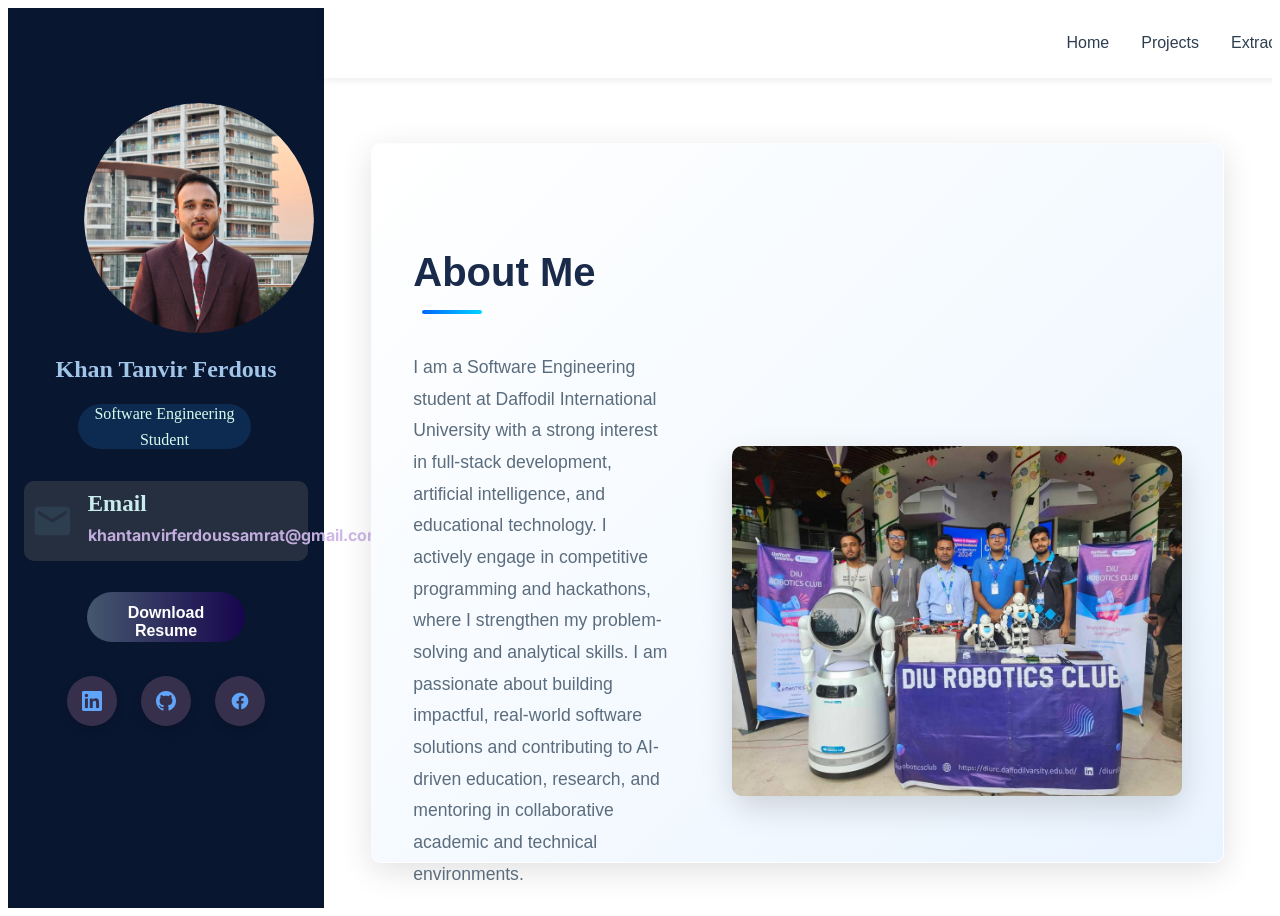
<file: index.html>
<!DOCTYPE html>
<html>
<head>

    <title>Khan Tanvir Ferdous</title>
     <meta name="viewport" content="width=device-width, initial-scale=1.0">
    <style>
    .device-frame {
        display: none;
        width: 100%;
        height: 100vh;
        border: none;
    }

    @media (min-width: 1025px) {
        #desktop-frame { display: block; }
    }

    @media (max-width: 1024px) {
        #mobile-frame { display: block; }
    }
    </style>
</head>
    
    
    
    

   
<body>

<iframe id="desktop-frame" class="device-frame" src="desktop.html"></iframe>
<iframe id="mobile-frame" class="device-frame" src="mobile.html"></iframe>

   



    
  
</body>
</html>
</file>
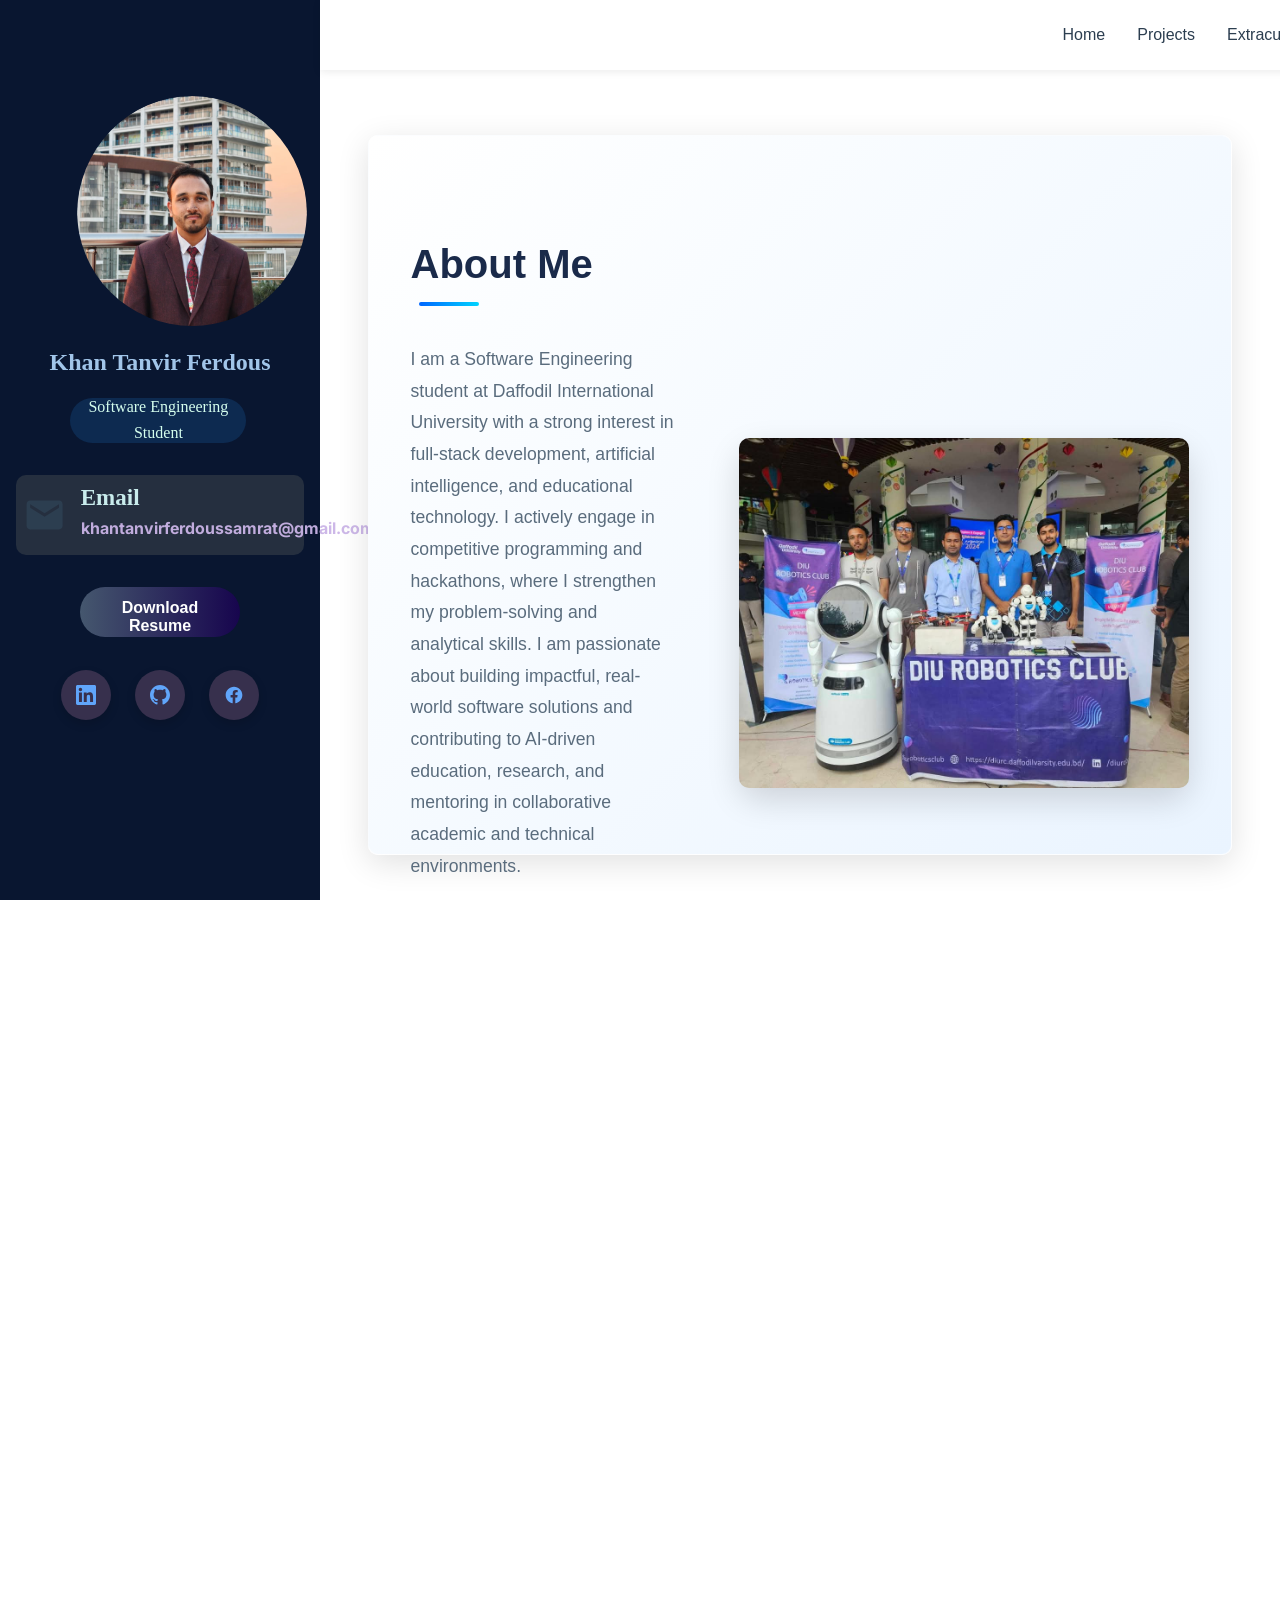
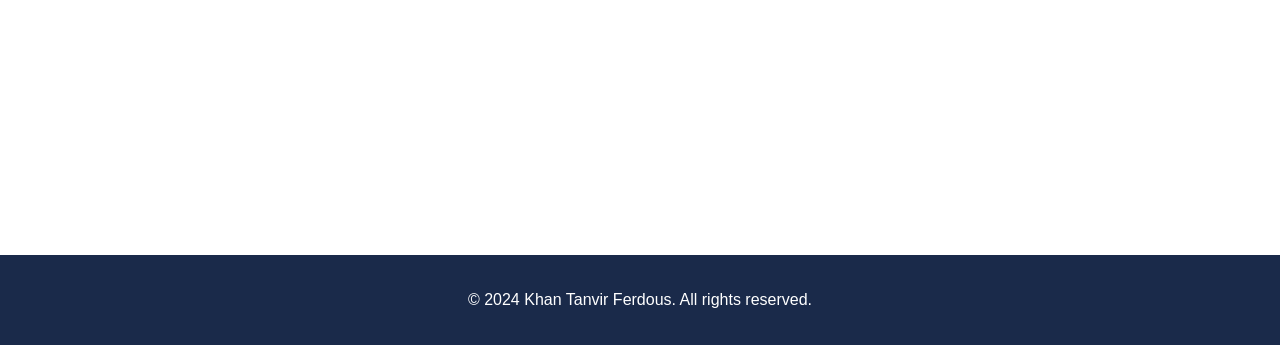
<file: desktop.html>
<!DOCTYPE html>
<html lang="en">
<head>

     <meta charset="UTF-8">
    <meta name="viewport" content="width=device-width, initial-scale=1.0">
    <meta name="description" content="Professional Software Engineer Portfolio">
    
    <title>Khan Tanvir Ferdous</title>
    
    <!-- Google Fonts -->
    <link href="https://fonts.googleapis.com/css2?family=Inter:wght@400;500;600&display=swap" rel="stylesheet">
   <link rel="stylesheet" href="/cssfile/nav.css">
    <link rel="stylesheet" href="/cssfile/education.css">
    <link rel="stylesheet" href="/cssfile/extracurricular.css">
    <link rel="stylesheet" href="/cssfile/home-profile.css">
    <link rel="stylesheet" href="/cssfile/main.css">
    <link rel="stylesheet" href="/cssfile/projects.css">

</head>

<body>
    <div id="fullpart">
        
        <!-- LEFT SIDEBAR -->
        <div id="leftpart">
            <div id="profile-container">
                
                <!-- Profile Image -->
                <div id="profile-image-container">
                    <img id="profile-img" src="./assets/profile2.jpeg" alt="profile">
                </div>

                <!-- Profile Name -->
                <h1 class="name-title">Khan Tanvir Ferdous</h1>

                <!-- Designation -->
                <div id="designation-container">
                    <p id="designation-subtitle">Software Engineering Student</p>
                </div>

                <!-- Email Section -->
                <div id="email-container">
                    <div id="email-logo">
                        <svg class="email-icon" viewBox="0 0 24 24" fill="currentColor">
                            <path d="M20 4H4C2.9 4 2 4.9 2 6V18C2 19.1 2.9 20 4 20H20C21.1 20 22 19.1 22 18V6C22 4.9 21.1 4 20 4ZM20 8L12 13L4 8V6L12 11L20 6V8Z"/>
                        </svg>
                    </div>
                    <div id="email-content">
                        <h2>Email</h2>
                        <h4>
                            <a href="mailto:khantanvirferdoussamrat@gmail.com">
                                khantanvirferdoussamrat@gmail.com
                            </a>
                        </h4>
                    </div>
                </div>

                <!-- Download Resume Button -->
                <button id="downloadResumeBtndesktop" >
                    Download Resume
                </button>

                <!-- Social Links -->
                <div id="social-link">
                    
                    <!-- LinkedIn -->
                    <a 
                        onclick="openme('https://www.linkedin.com/in/khan-tanvir-ferdous-86a6a3269/')"
                        class="social-icon" 
                        title="LinkedIn">
                        <svg viewBox="0 0 24 24" fill="currentColor">
                            <path d="M20.447 20.452h-3.554v-5.569c0-1.328-.027-3.037-1.852-3.037-1.853 0-2.136 1.445-2.136 2.939v5.667H9.351V9h3.414v1.561h.046c.477-.9 1.637-1.85 3.37-1.85 3.601 0 4.267 2.37 4.267 5.455v6.286zM5.337 7.433c-1.144 0-2.063-.926-2.063-2.065 0-1.138.92-2.063 2.063-2.063 1.14 0 2.064.925 2.064 2.063 0 1.139-.925 2.065-2.064 2.065zm1.782 13.019H3.555V9h3.564v11.452zM22.225 0H1.771C.792 0 0 .774 0 1.729v20.542C0 23.227.792 24 1.771 24h20.451C23.2 24 24 23.227 24 22.271V1.729C24 .774 23.2 0 22.225 0z"/>
                        </svg>
                    </a>

                    <!-- GitHub -->
                    <a 
                         onclick="openme('https://github.com/tanvir1811')"
                        class="social-icon" 
                        title="GitHub">
                        <svg viewBox="0 0 24 24" fill="currentColor">
                            <path d="M12 0c-6.626 0-12 5.373-12 12 0 5.302 3.438 9.8 8.207 11.387.599.111.793-.261.793-.577v-2.234c-3.338.726-4.033-1.416-4.033-1.416-.546-1.387-1.333-1.756-1.333-1.756-1.089-.745.083-.729.083-.729 1.205.084 1.839 1.237 1.839 1.237 1.07 1.834 2.807 1.304 3.492.997.107-.775.418-1.305.762-1.604-2.665-.305-5.467-1.334-5.467-5.931 0-1.311.469-2.381 1.236-3.221-.124-.303-.535-1.524.117-3.176 0 0 1.008-.322 3.301 1.23.957-.266 1.983-.399 3.003-.404 1.02.005 2.047.138 3.006.404 2.291-1.552 3.297-1.23 3.297-1.23.653 1.653.242 2.874.118 3.176.77.84 1.235 1.911 1.235 3.221 0 4.609-2.807 5.624-5.479 5.921.43.372.823 1.102.823 2.222v3.293c0 .319.192.694.801.576 4.765-1.589 8.199-6.086 8.199-11.386 0-6.627-5.373-12-12-12z"/>
                        </svg>
                    </a>

                    <!-- Facebook -->
                    <a 
                         onclick="openme('https://www.facebook.com/khan.tanvir.ferdous.samrat?rdid=jUGnUVUumhtHNJDf&share_url=https%3A%2F%2Fwww.facebook.com%2Fshare%2F1GhdAe8ytW%2F#')"

                        class="social-icon" 
                        title="Facebook">
                        <svg viewBox="0 0 24 24" fill="currentColor">
                            <path d="M22 12.07C22 6.49 17.52 2 12 2S2 6.49 2 12.07C2 17.08 5.66 21.21 10.44 22v-7.03H7.9v-2.9h2.54V9.86c0-2.5 1.49-3.89 3.77-3.89 1.09 0 2.23.2 2.23.2v2.46h-1.26c-1.24 0-1.63.77-1.63 1.56v1.87h2.78l-.44 2.9h-2.34V22C18.34 21.21 22 17.08 22 12.07z"/>
                        </svg>
                    </a>
                </div>

            </div>
        </div>

        <!-- RIGHT CONTENT AREA -->
        <div id="rightpart">
            
            <!-- NAVIGATION -->
            <nav class="navbar">
                <div class="nav-container">
                    <ul class="nav-menu" id="navMenu">
                        <li><a href="#about" class="nav-link">Home</a></li>
                        <li><a href="#projects" class="nav-link">Projects</a></li>
                        <li><a href="#extracurricular" class="nav-link">Extracurricular Activities</a></li>
                        <li><a href="#education" class="nav-link">Education</a></li>
                    </ul>
                </div>
            </nav>

            <!-- ABOUT SECTION -->
            <section class="about" id="about">
                <div class="container">
                    <h2 class="section-title">About Me</h2>
                    
                    <div class="about-content">
                        
                        <!-- About Text -->
                        <div class="about-text">
                            <p>
                                I am a Software Engineering student at Daffodil International University 
                                with a strong interest in full-stack development, artificial intelligence, 
                                and educational technology. I actively engage in competitive programming 
                                and hackathons, where I strengthen my problem-solving and analytical skills. 
                                I am passionate about building impactful, real-world software solutions and 
                                contributing to AI-driven education, research, and mentoring in collaborative 
                                academic and technical environments.
                            </p>
                        </div>

                        <!-- About Image Slider -->
                        <div class="about-image">
                            <div class="image-placeholder">
                                <div class="slider">
                                    <img src="/slide/img1.jpeg" class="slide">
                                    <img src="/slide/img2.jpeg" class="slide">
                                    <img src="/slide/img4.jpeg" class="slide">
                                    <img src="/slide/img3.jpeg" class="slide">
                                    <img src="/slide/img6.jpeg" class="slide">
                                    <img src="/slide/img5.jpeg" class="slide">
                                    <img src="/slide/img7.jpeg" class="slide">
                                    <img src="/slide/img8.jpeg" class="slide">
                                    <img src="/slide/img9.jpeg" class="slide">
                                </div>
                            </div>
                        </div>

                    </div>
                </div>
            </section>

            <!-- PROJECTS SECTION -->
            <section class="projects" id="projects">
                <div class="container">
                    <h2 class="section-title">Featured Projects</h2>
                    
                    <div class="projects-slider">
                        
                        <!-- Previous Arrow -->
                        <button class="arrow left">&#10094;</button>

                        <!-- Project Card 1: FoodByte -->
                        <div class="project-card">
                            <div class="project-image">
                                <div class="image-placeholder-project">
                                    <iframe 
                                        width="560" 
                                        height="315" 
                                        src="https://www.youtube.com/embed/AEW1ljYDlUI?si=YciIlrvZ-PVbw1VF" 
                                        title="YouTube video player" 
                                        frameborder="0" 
                                        allow="accelerometer; autoplay; clipboard-write; encrypted-media; gyroscope; picture-in-picture; web-share" 
                                        referrerpolicy="strict-origin-when-cross-origin" 
                                        allowfullscreen>
                                    </iframe>
                                </div>
                            </div>
                            <div class="project-content">
                                <h3>FoodByte - Online Food Shop</h3>
                                <p>
                                    It is a food ordering website where users can order food from a specific 
                                    restaurant. It is a single admin restaurant website designed for a specific one restaurant.
                                </p>
                                <div class="project-tech">
                                    <span>JavaScript</span>
                                    <span>Node.js</span>
                                    <span>Mysql</span>
                                    <span>ExpressJs</span>
                                </div>
                                <div class="project-links">
                                    <a onclick="openme('https://github.com/tanvir1811/FoodByte-Your-Online-food-shop-.git')" class="project-link">View Project on GitHub</a>
                                </div>
                            </div>
                        </div>

                     
                        <div class="project-card">
                            <div class="project-image">
                                <iframe 
                                    width="560" 
                                    height="315" 
                                    src="https://www.youtube.com/embed/l3aJkHZYhbU?si=_5CMK5Y2vwbBhUc5" 
                                    title="YouTube video player" 
                                    frameborder="0" 
                                    allow="accelerometer; autoplay; clipboard-write; encrypted-media; gyroscope; picture-in-picture; web-share" 
                                    referrerpolicy="strict-origin-when-cross-origin" 
                                    allowfullscreen>
                                </iframe>
                            </div>
                             
                            <div class="project-content">
                                <h3>DIU Token Management System</h3>
                                <p>
                                    I have made this project to solve the token system. It is a prototype 
                                    which can be implemented.
                                </p>
                                <div class="project-tech">
                                    <span>JavaScript</span>
                                    <span>Springboot</span>
                                    <span>Postgresql</span>
                                    <span>Angular</span>
                                </div>
                                <div class="project-links">
                                    <a   onclick="openme('https://github.com/tanvir1811/Token-management-Project.git')" class="project-link">View Project on GitHub</a>
                                </div>
                            </div>
                        </div>
                        <div class="project-card">
                            <div class="project-image">
                               <iframe width="560" height="315" src="https://www.youtube.com/embed/6c7kxMIXGW4?si=59WlGRPHW3oOTd4z" title="YouTube video player" frameborder="0" allow="accelerometer; autoplay; clipboard-write; encrypted-media; gyroscope; picture-in-picture; web-share" referrerpolicy="strict-origin-when-cross-origin" allowfullscreen></iframe>
                            </div>
                             
                           <div class="project-content">
                                <h3>Amar Bondhu: Mental Health Support AI</h3>
                                  <p> This is a wrapper AI that can chat with users through text and voice. It can analyze prescription images and identify medicine names that are difficult to read due to unclear handwriting.
                                </p> 
                                <div class="project-tech">
                                   <span>React.js</span>
                                    <span>Node.js</span>
                                    <span>Express.js</span>
                                </div>
                                <div class="project-links">
                                    <a  onclick="openme('https://github.com/tanvir1811/Amar-Bondhu-A-Mental-Health-Support-AI.git')" class="project-link">View Project on GitHub</a>
                                </div>
                            </div>
                        </div>

                        <!-- Next Arrow -->
                        <button class="arrow right">&#10095;</button>

                    </div>
                </div>
            </section>

            <!-- EXTRACURRICULAR ACTIVITIES SECTION -->
            <section class="extracurricular" id="extracurricular">
                <div class="container">
                    <h2 class="section-title">Extracurricular Activities</h2>
                    
                    <div class="activities-grid">

                        <!-- Activity 1: ICADHI 2026 -->
                        <div class="activity-card">
                            <div class="certificate-container">
                                <img 
                                    src="/slide/img4.jpeg" 
                                    alt="Participated in the project showcasing session of the IEEE International congress on AI & Digital Health Innovation (ICADHI -2026)." 
                                    class="certificate-image">
                            </div>
                            <div class="activity-info">
                                <h3>
                                    Participated in the project showcasing session of the IEEE 
                                    International congress on AI & Digital Health Innovation (ICADHI - 2026)
                                </h3>
                                <div id="extra-data">
                                    <p class="activity-date">Summer 2026</p>
                                    <a onclick="openme('https://drive.google.com/drive/folders/1NEAx9WpXpdKQpH4qCY6IUrsxdXr2aw16?usp=sharing' )" >Certificate</a>
                                </div>
                            </div>
                        </div>

                        <!-- Activity 2: DIU Breakout Algorithm Programming Contest -->
                        <div class="activity-card">
                            <div class="certificate-container">
                                <img 
                                    src="/slide/img8.jpeg" 
                                    alt="Participated in the DIU Breakout Algorithm Programming Contest (Spring 2025)." 
                                    class="certificate-image">
                            </div>
                            <div class="activity-info">
                                <h3>Participated in the DIU Breakout Algorithm Programming Contest</h3>
                                <div id="extra-data">
                                    <p class="activity-date">Spring 2025</p>
                                    <a onclick="openme('https://drive.google.com/drive/folders/1llkfXi-VTgfcDcRg2CLD2k0v3Nku53dE?usp=drive_link' )">Certificate</a>
                                </div>
                            </div>
                        </div>

                        <!-- Activity 3: DIU Unlock the Algorithm Programming Contest -->
                        <div class="activity-card">
                            <div class="certificate-container">
                                <img 
                                    src="/slide/img7.jpeg" 
                                    alt="Participated in the DIU Unlock the Algorithm Programming Contest" 
                                    class="certificate-image">
                            </div>
                            <div class="activity-info">
                                <h3>Participated in the DIU Unlock the Algorithm Programming Contest</h3>
                                <div id="extra-data">
                                    <p class="activity-date">Spring 2025</p>
                                    <a onclick="openme('https://drive.google.com/drive/folders/1e4U6Trs_4qMES1USOspOaQN3Jhd0RWwK?usp=drive_link' )">Certificate</a>
                                </div>
                            </div>
                        </div>

                        <!-- Activity 4: PromptCraft Challenge -->
                        <div class="activity-card">
                            <div class="certificate-container">
                                <img 
                                    src="/slide/img6.jpeg" 
                                    alt="Participated in the PromptCraft Challenge (Prompt Engineering Track) at the 4th National Data Science Summit: AI in Education" 
                                    class="certificate-image">
                            </div>
                            <div class="activity-info">
                                <h3>
                                    Participated in the PromptCraft Challenge at the 4th National Data Science 
                                    Summit: AI in Education
                                </h3>
                                <div id="extra-data">
                                    <p class="activity-date">Fall 2024</p>
                                    <a onclick="openme('https://drive.google.com/drive/folders/1yYMXuE7F3q1YCkcuzMGPLxrGX-Dm4Wxq?usp=drive_link' )">Certificate</a>
                                </div>
                            </div>
                        </div>

                        <!-- Activity 5: DIU Code Trap Programming Contest -->
                        <div class="activity-card">
                            <div class="certificate-container">
                                <img 
                                    src="/slide/img9.jpeg" 
                                    alt="DIU Code Trap Programming Contest (Fall 2023)" 
                                    class="certificate-image">
                            </div>
                            <div class="activity-info">
                                <h3>Participated in the DIU Code Trap Programming Contest</h3>
                                <div id="extra-data">
                                    <p class="activity-date">Fall 2023</p>
                                    <a onclick="openme('https://drive.google.com/drive/folders/1PWL66o63k4ZMp_ZJrcKHYxQyoIyvIeil?usp=drive_link' )">Certificate</a>
                                </div>
                            </div>
                        </div>

                        <!-- Activity 6: DIU Robotics Club -->
                        <div class="activity-card">
                            <div class="certificate-container">
                                <img 
                                    src="/slide/img1.jpeg" 
                                    alt="Served as an Executive Member and Lead Executive of the DIU Robotics Club" 
                                    class="certificate-image">
                            </div>
                            <div class="activity-info">
                                <h3>Served as an Executive Member and Lead Executive of the DIU Robotics Club</h3>
                                <div id="extra-data">
                                    <p class="activity-date">2024-2026</p>
                                    <a href="hey">Certificate</a>
                                </div>
                            </div>
                        </div>

                    </div>
                </div>
            </section>

            <!-- EDUCATION SECTION -->
            <section class="education" id="education">
                <div class="container">
                    <h2 class="section-title">Education</h2>
                    
                    <div class="education-grid">

                        <!-- Education Card 1: Bachelor's Degree -->
                        <div class="education-card">
                            <div class="education-header">
                                <div class="degree-icon">
                                    <img src="/logoimages/cap.png" alt="Bachelor's degree icon">
                                </div>
                                <div class="degree-info">
                                    <h3>Bachelor of Science in Software Engineering</h3>
                                    <p class="institution">Daffodil International University</p>
                                </div>
                            </div>

                            <div class="education-details">
                                <div class="detail-item">
                                    <span class="detail-label">Graduation Year:</span>
                                    <span class="detail-value">2027</span>
                                </div>
                                <div class="detail-item">
                                    <span class="detail-label">Completed Credit Hours:</span>
                                    <span class="detail-value">108</span>
                                </div>
                                <div class="detail-item">
                                    <span class="detail-label">CGPA:</span>
                                    <span class="detail-value">3.78 / 4.0</span>
                                </div>
                            </div>

                            <div class="coursework">
                                <p class="coursework-title">Relevant Coursework:</p>
                                <div class="coursework-list">
                                    <span class="course-tag">Data Structures</span>
                                    <span class="course-tag">Web Development</span>
                                    <span class="course-tag">Structured Programming</span>
                                    <span class="course-tag">OOP</span>
                                </div>
                            </div>
                        </div>

                        <!-- Education Card 2: HSC -->
                        <div class="education-card">
                            <div class="education-header">
                                <div class="degree-icon">
                                    <img src="/logoimages/badge.png" alt="HSC degree icon">
                                </div>
                                <div class="degree-info">
                                    <h3>Higher Secondary Certificate (HSC)</h3>
                                    <p class="institution">Govt. Suhrawardy College, Pirojpur</p>
                                </div>
                            </div>

                            <div class="education-details">
                                <div class="detail-item">
                                    <span class="detail-label">Graduation Year:</span>
                                    <span class="detail-value">2022</span>
                                </div>
                                <div class="detail-item">
                                    <span class="detail-label">GPA:</span>
                                    <span class="detail-value">5.0 / 5.0</span>
                                </div>
                            </div>

                            <div class="coursework">
                                <p class="coursework-title">Focus:</p>
                                <div class="coursework-list">
                                    <span class="course-tag">Physics</span>
                                    <span class="course-tag">Chemistry</span>
                                    <span class="course-tag">Mathematics</span>
                                    <span class="course-tag">ICT</span>
                                </div>
                            </div>
                        </div>

                    </div>
                </div>
            </section>

        </div>
    </div>

 
    <footer class="footer">
        <p>&copy; 2024 Khan Tanvir Ferdous. All rights reserved.</p>
    </footer>

    <script src="/jsfile/script.js"></script>
    <script src="/jsfile/home_profile.js"></script>
    <script src="/jsfile/project.js"></script>
    <script src="/jsfile/Home.js"></script>
  

</body>
</html>
</file>
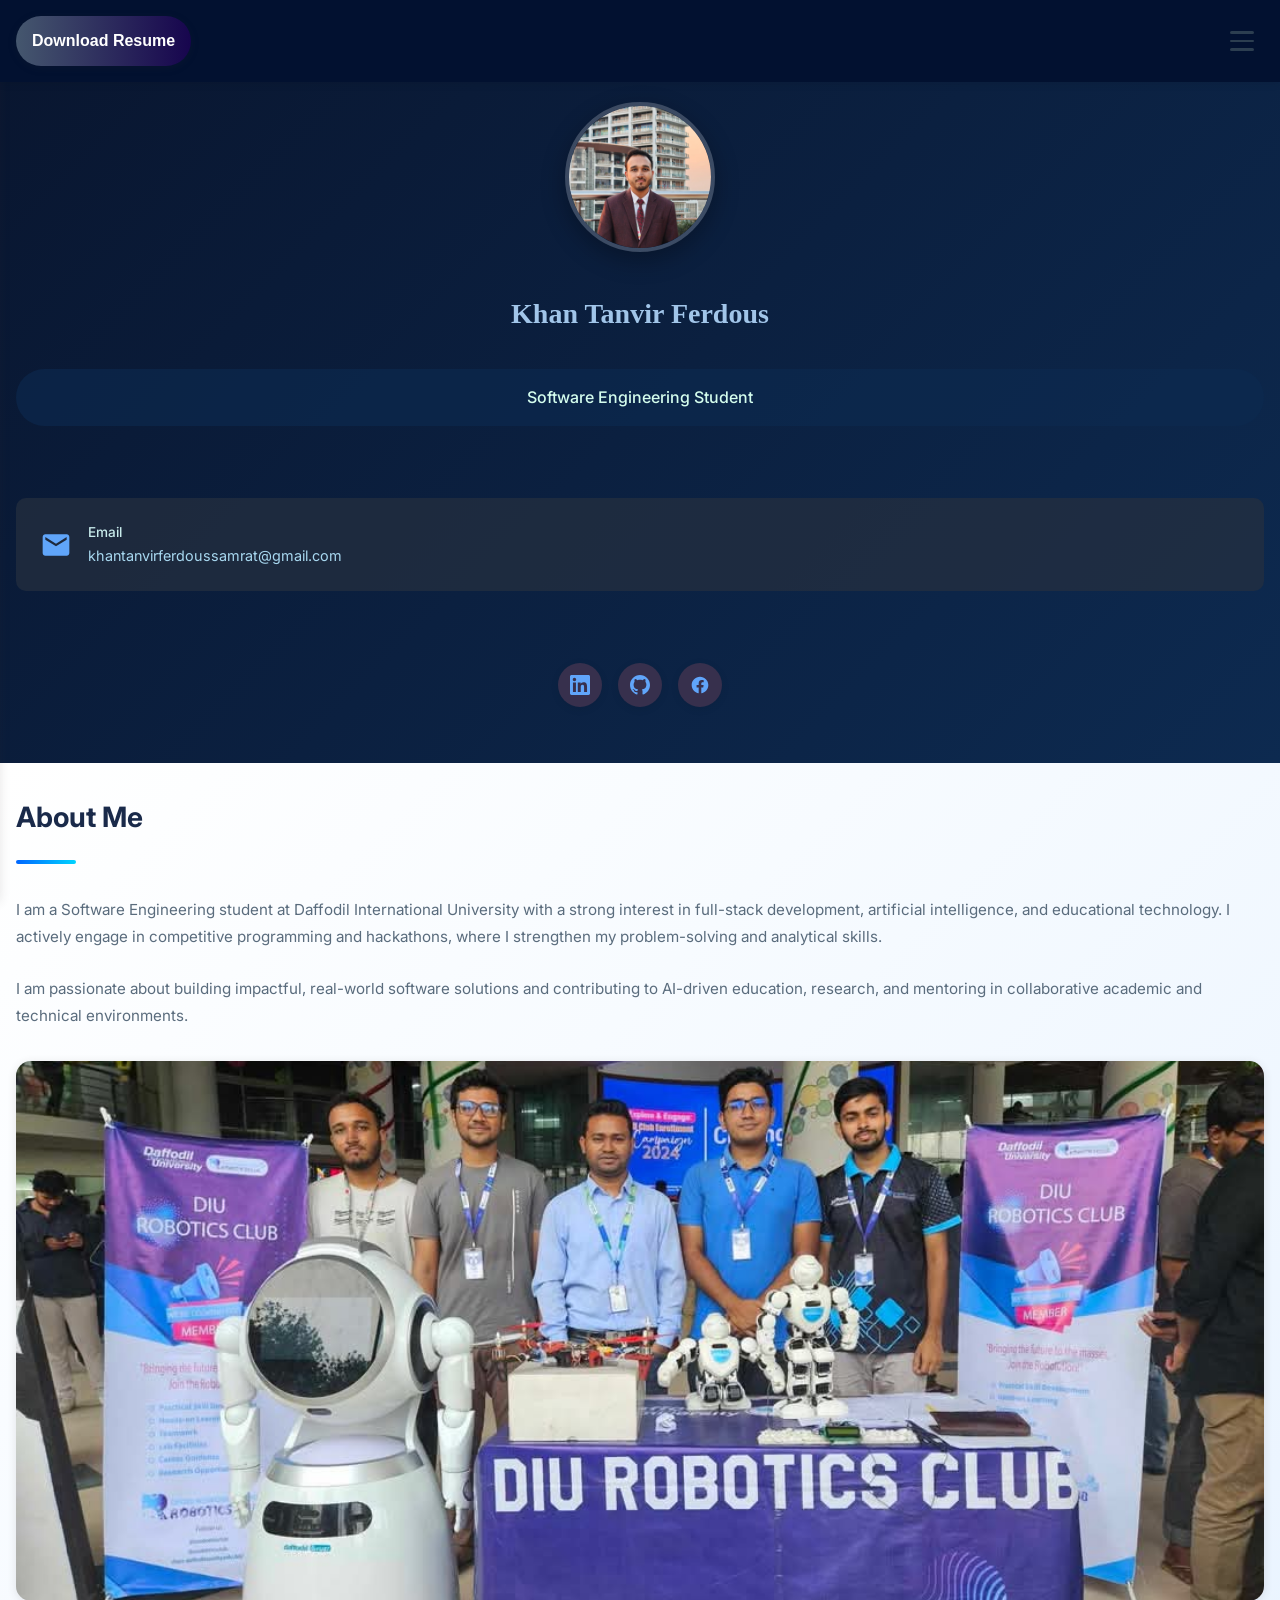
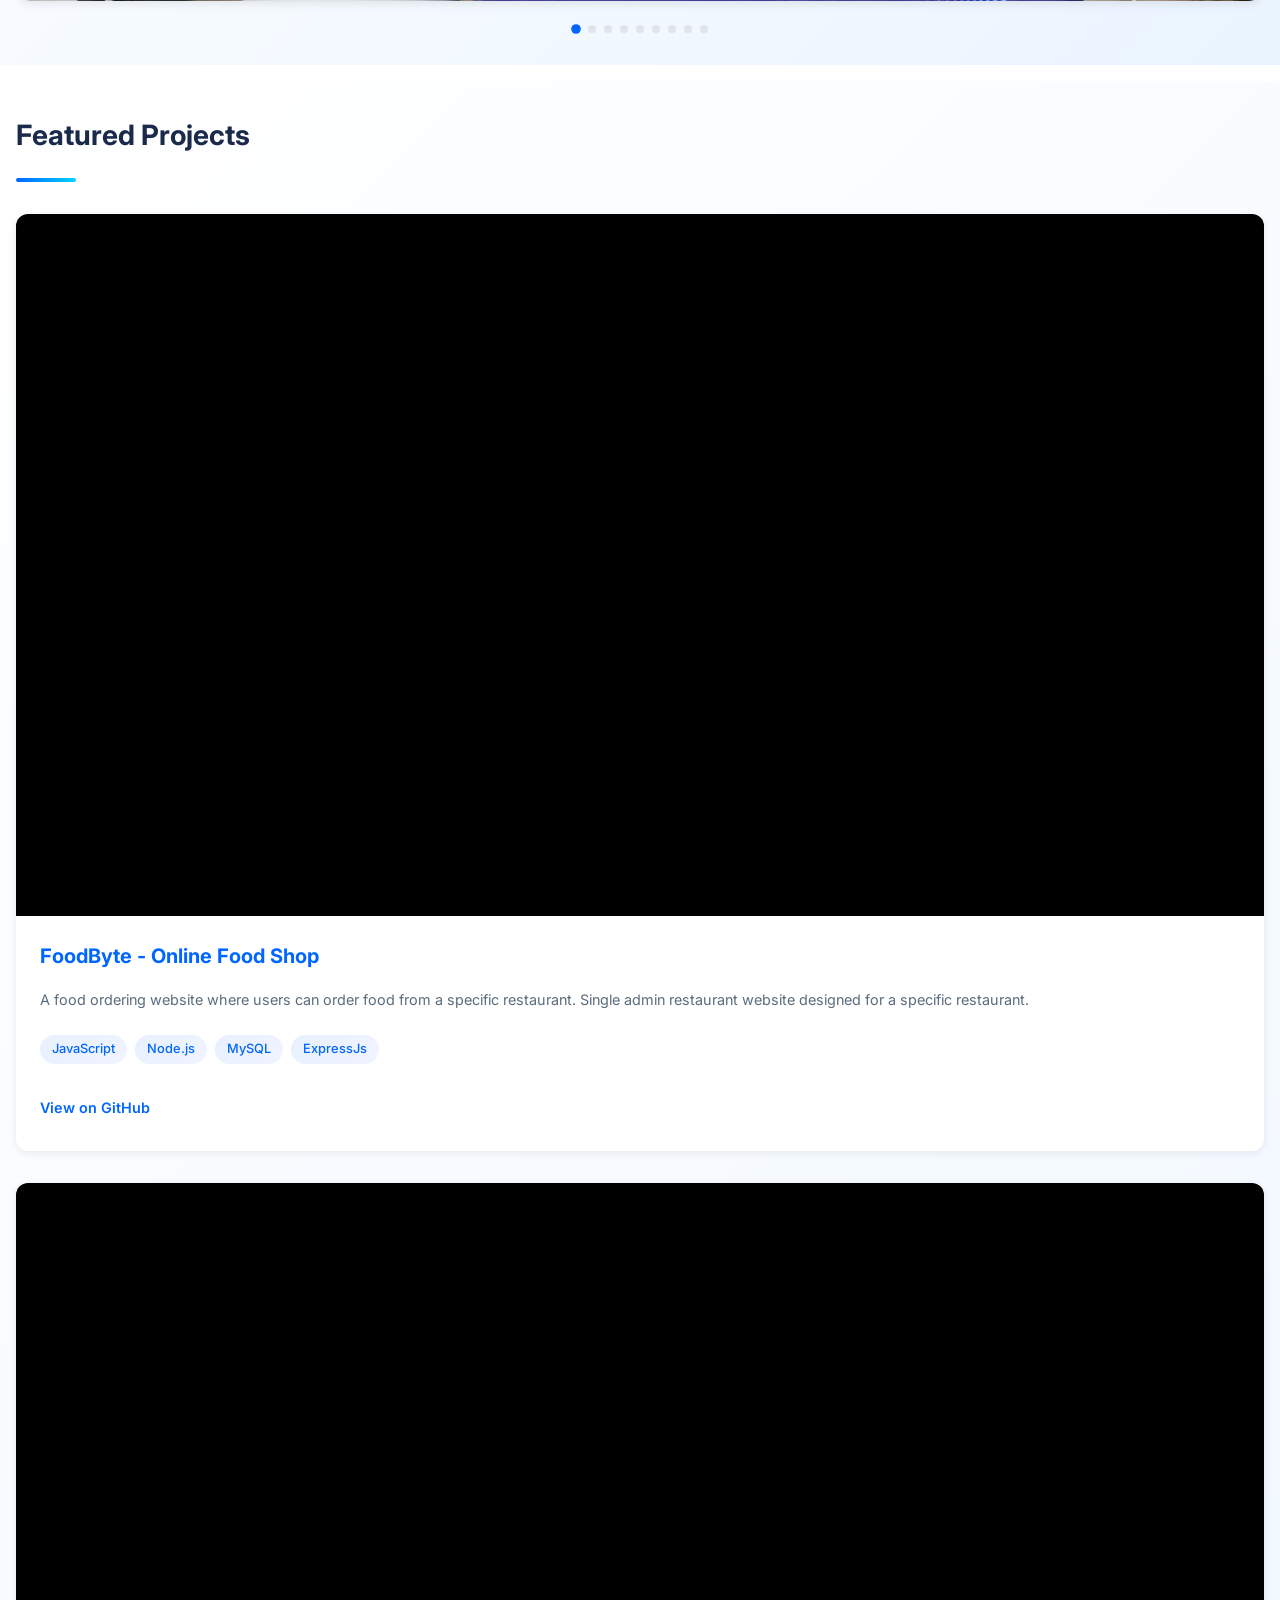
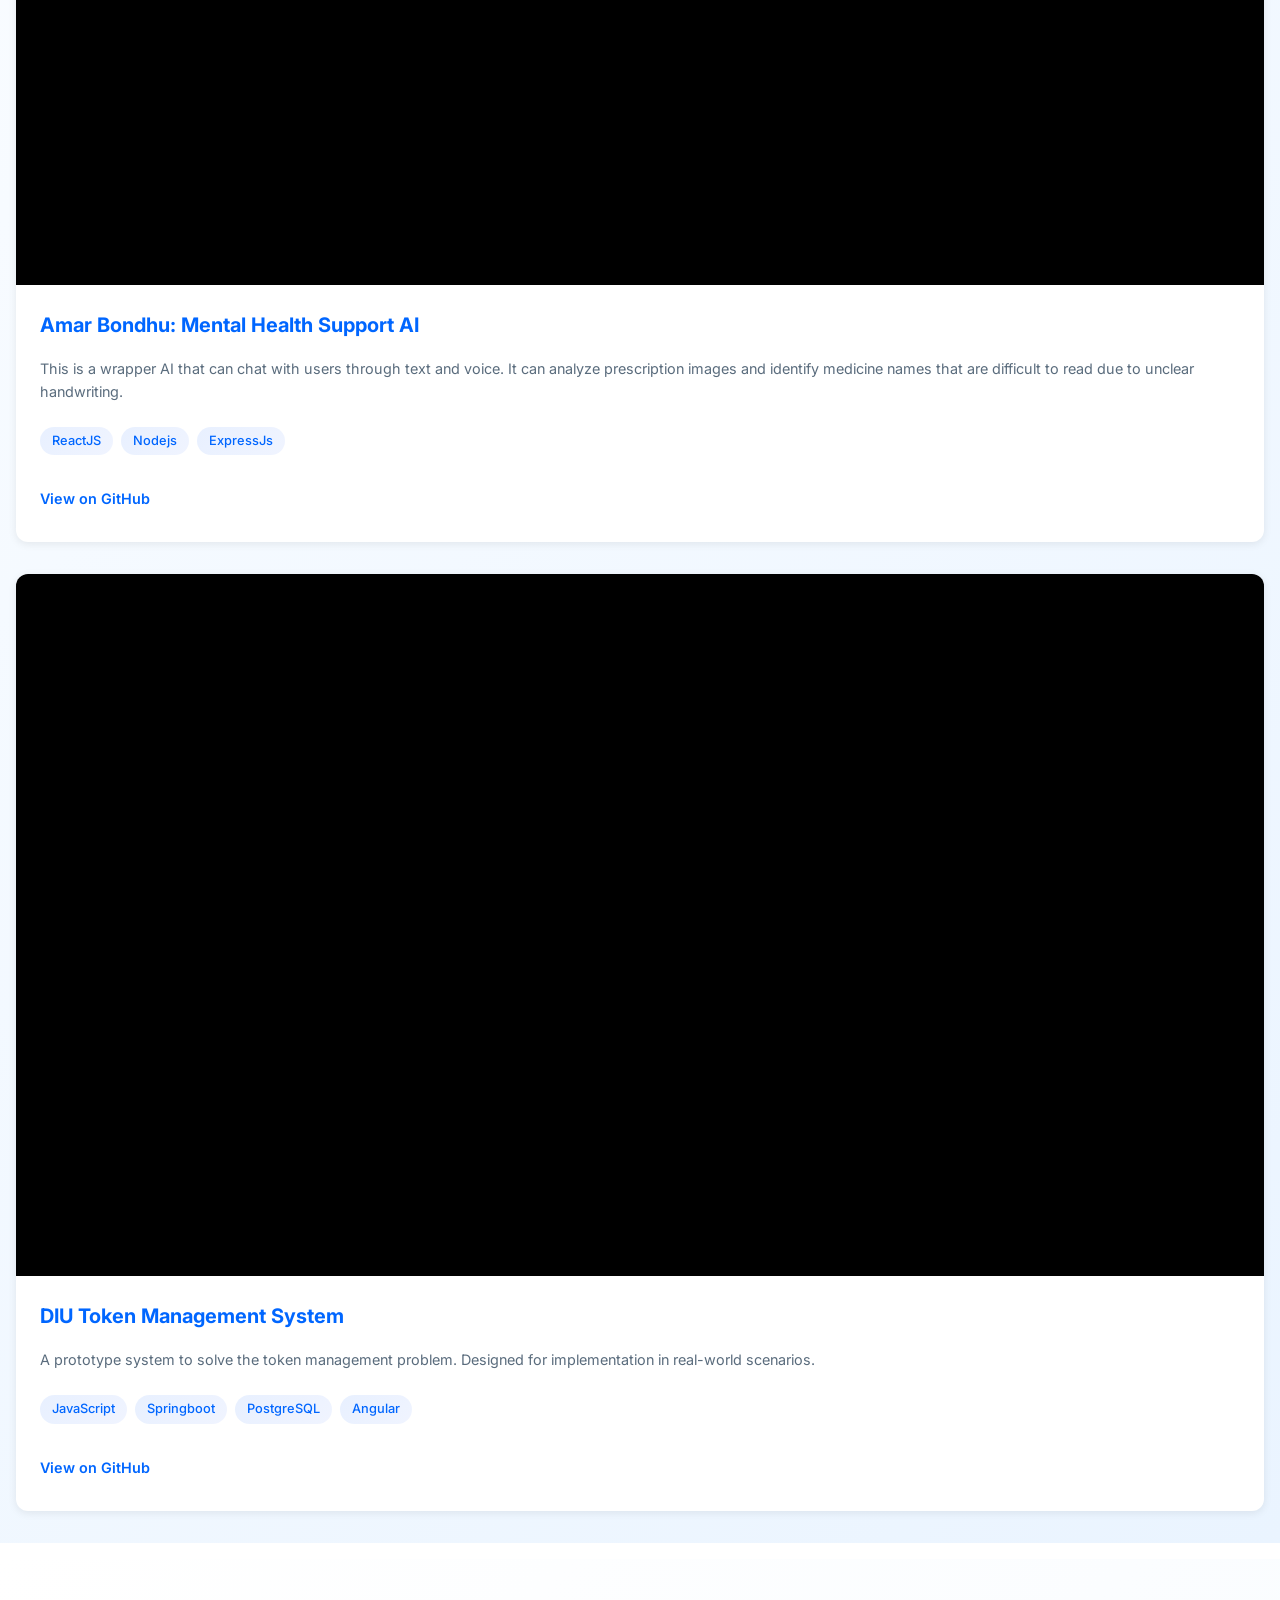
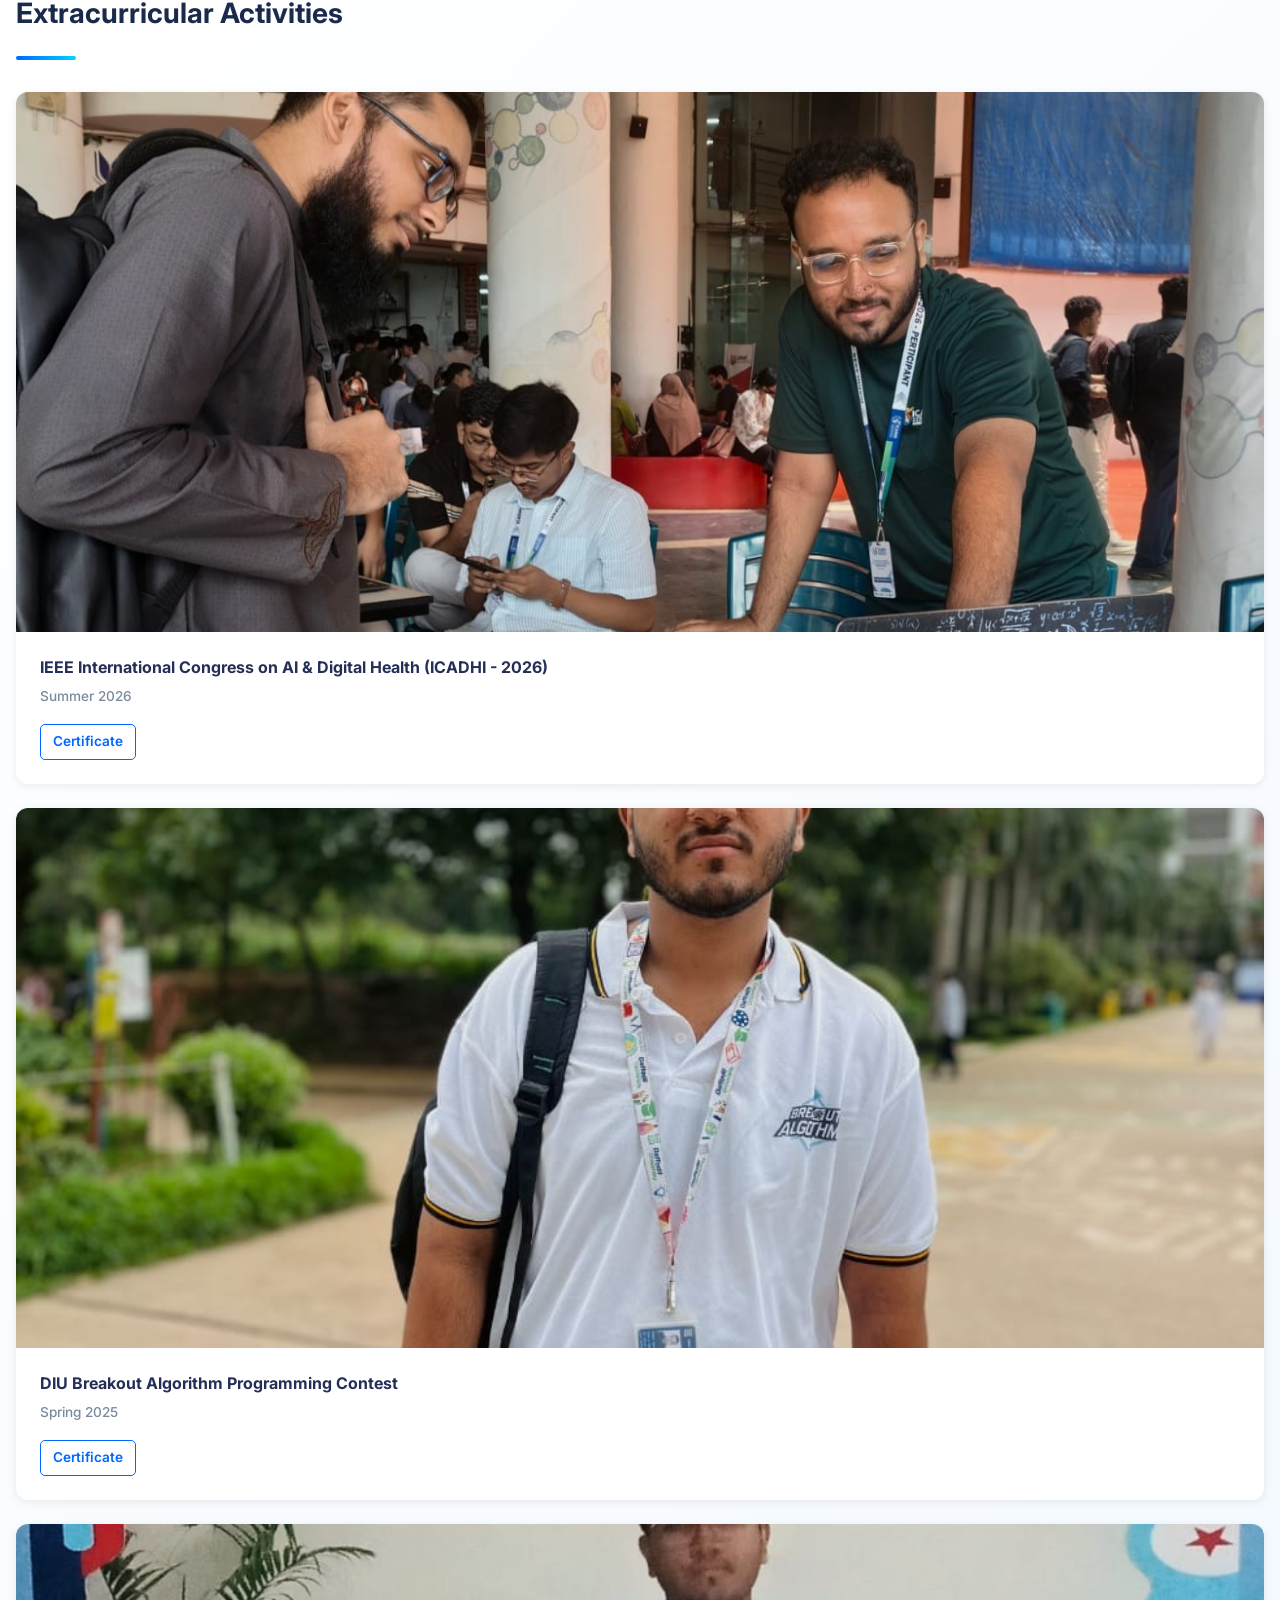
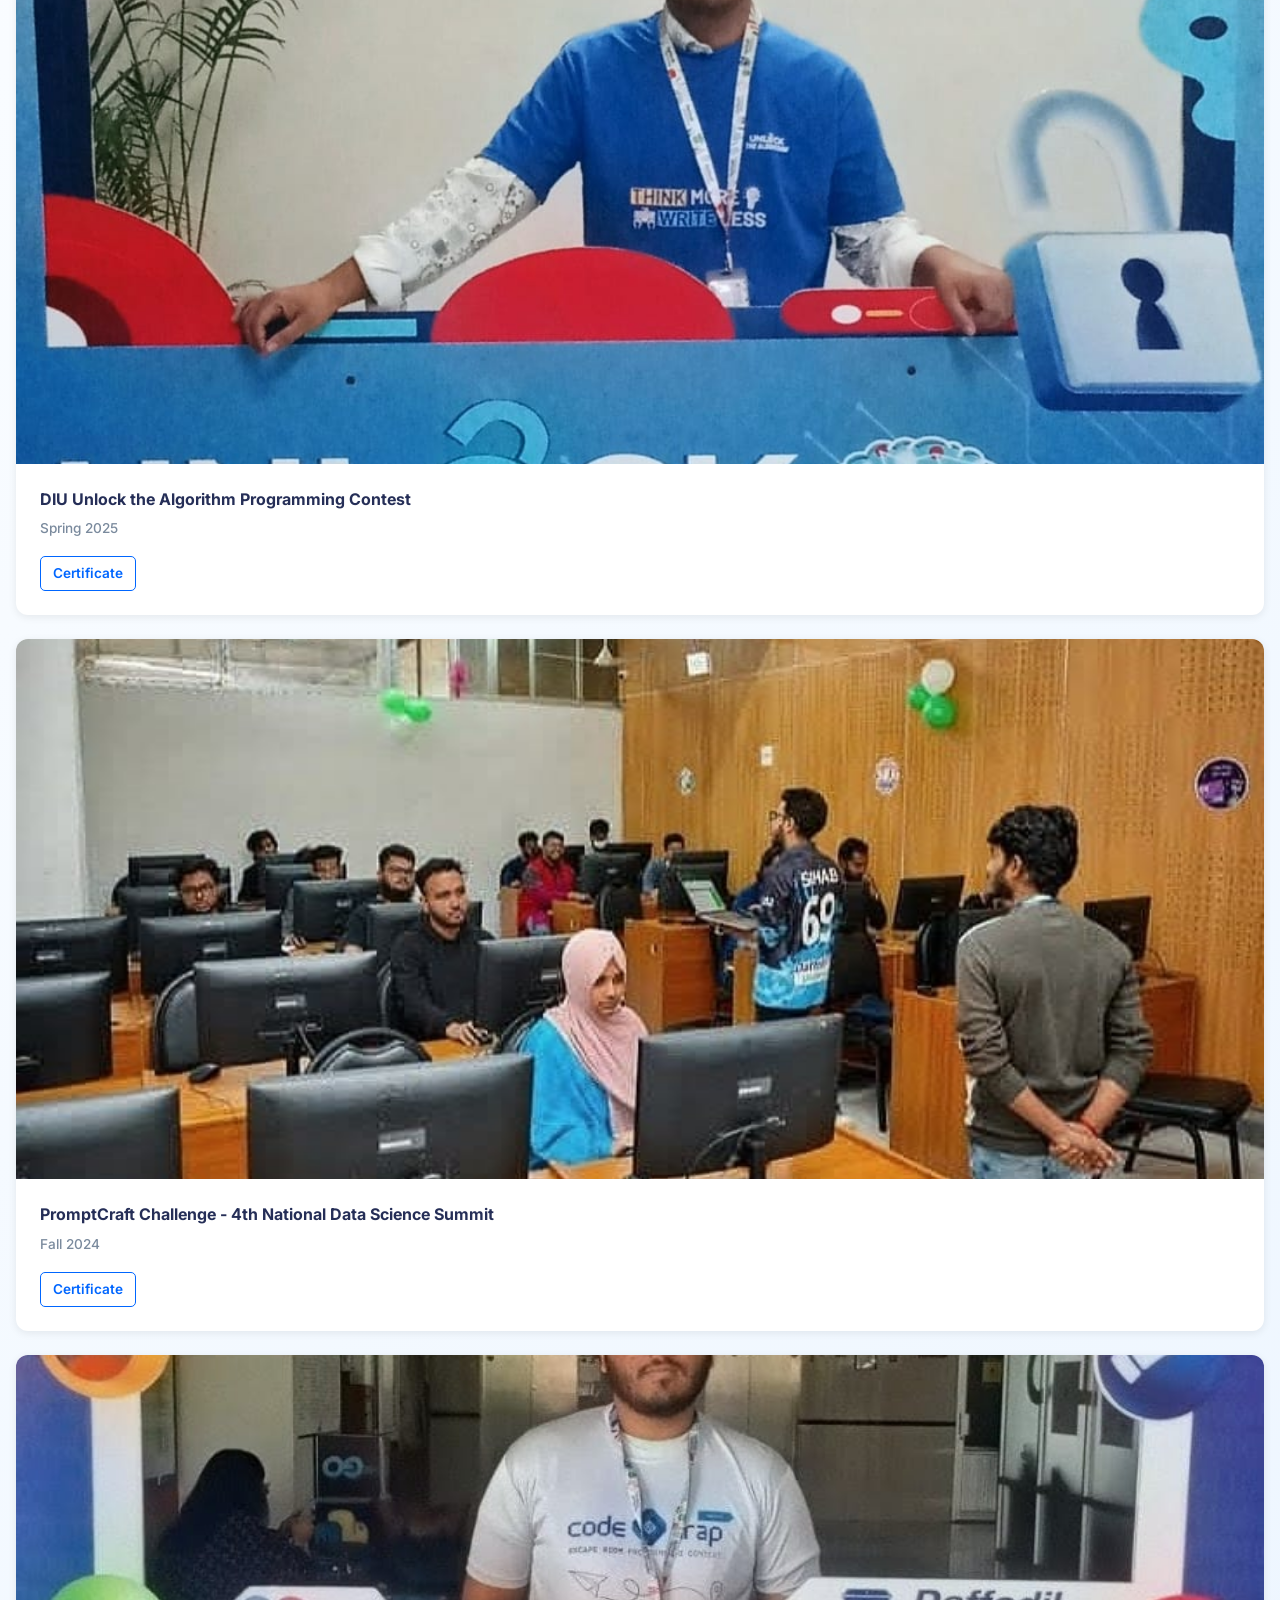
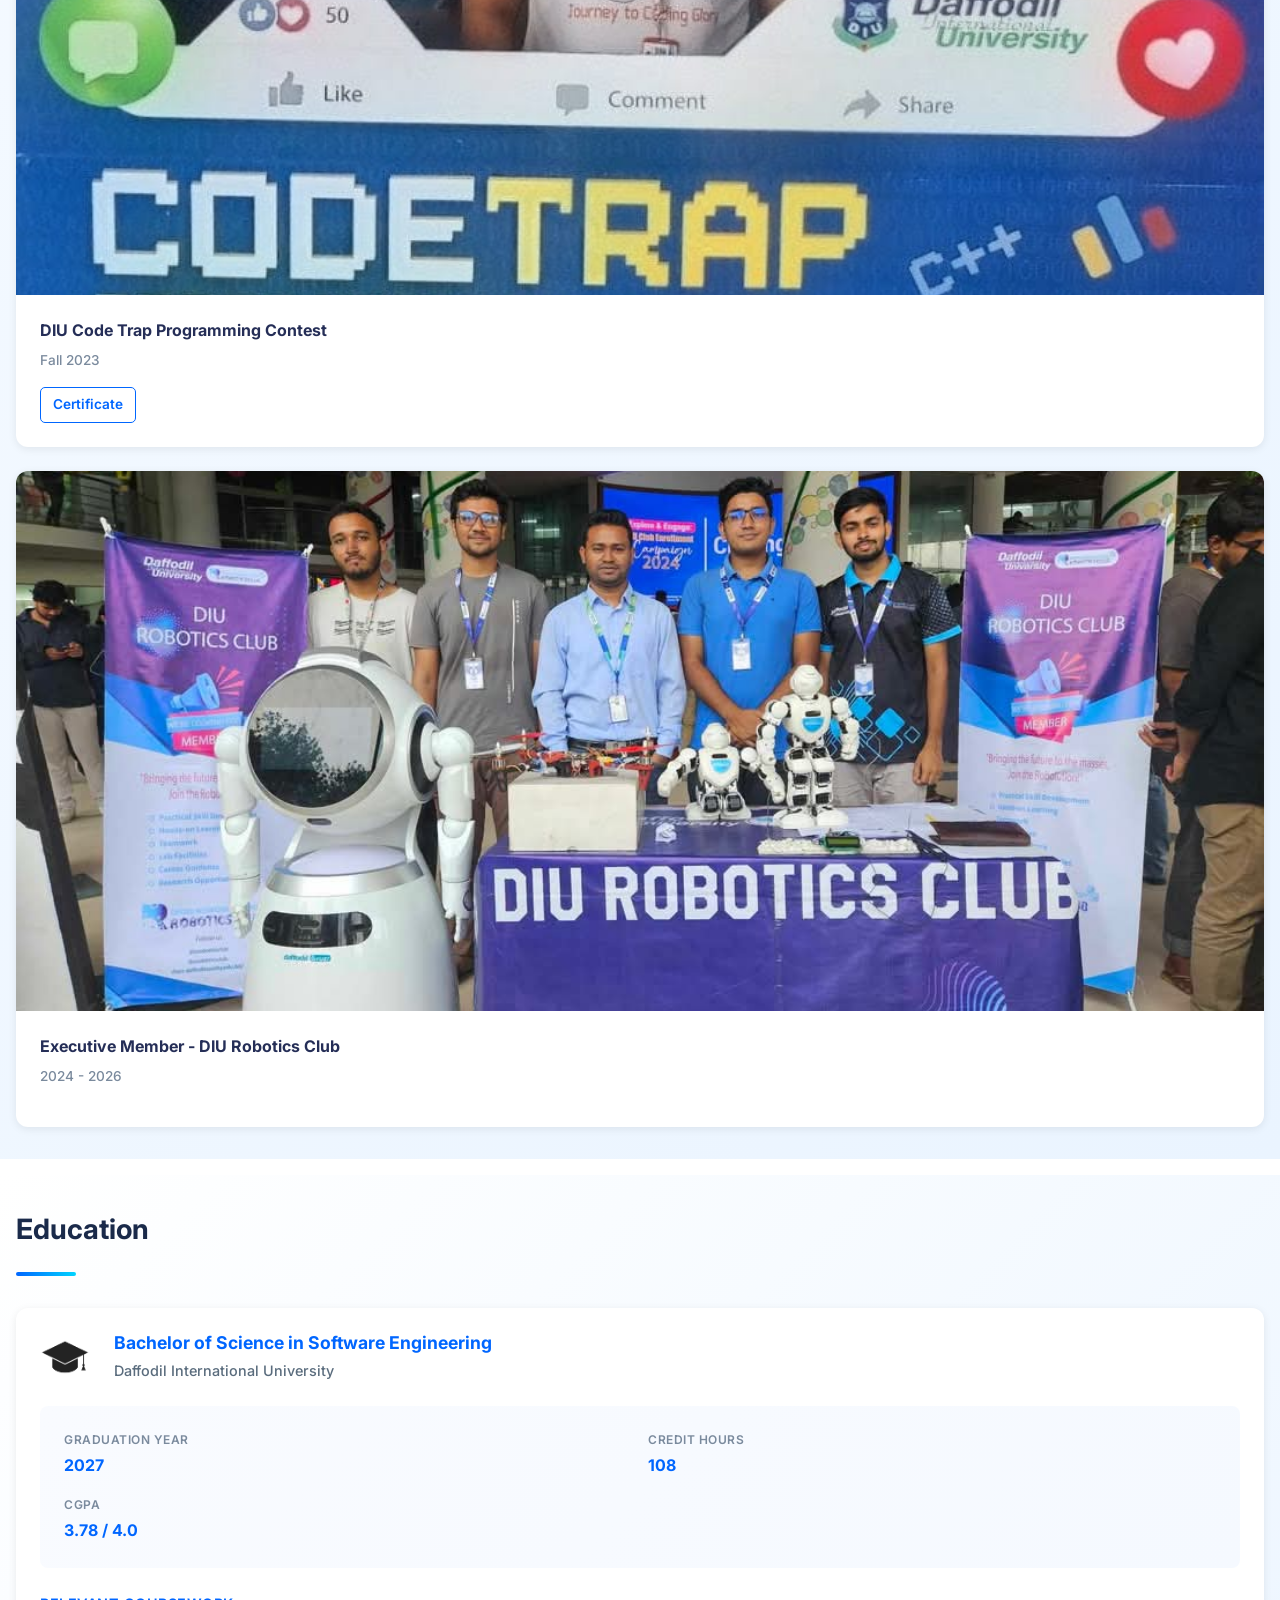
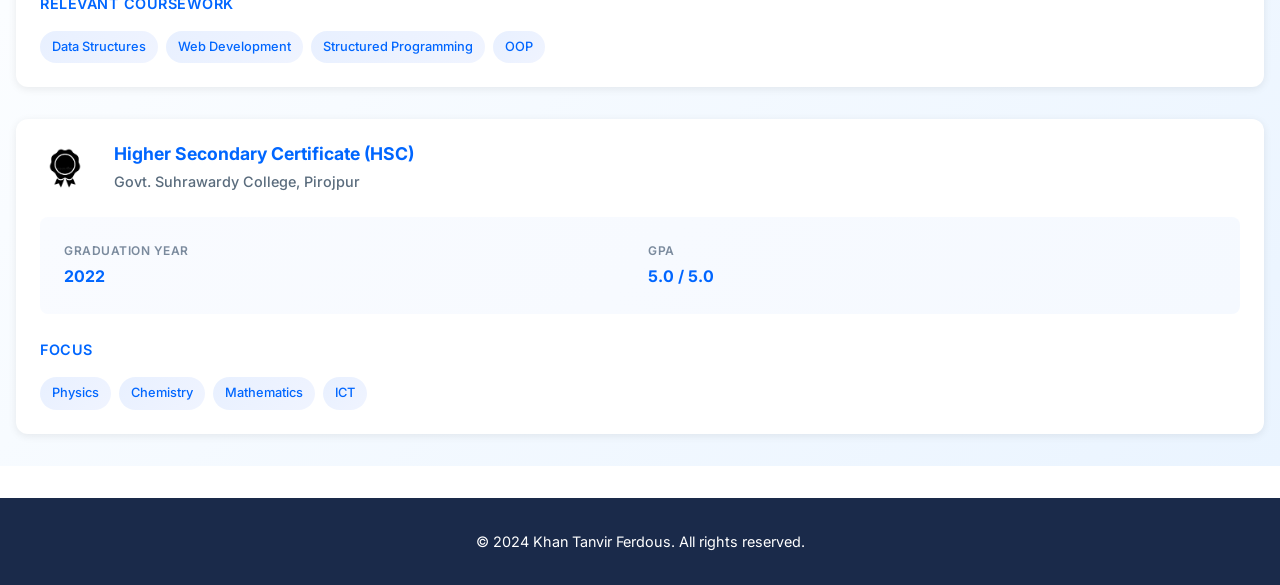
<file: mobile.html>
<!DOCTYPE html>
<html lang="en">
<head>
 <meta charset="UTF-8">
    <meta name="viewport" content="width=device-width, initial-scale=1.0">
    <meta name="description" content="Professional Software Engineer Portfolio">
    
    <title>Khan Tanvir Ferdous</title>

    <link href="https://fonts.googleapis.com/css2?family=Inter:wght@400;500;600&display=swap" rel="stylesheet">
    
    <link rel="stylesheet" href="/mobilecss/main.css">
    <link rel="stylesheet" href="/mobilecss/nav.css">
    <link rel="stylesheet" href="/mobilecss/profile.css">
    <link rel="stylesheet" href="/mobilecss/home.css">
    <link rel="stylesheet" href="/mobilecss/project.css">
    <link rel="stylesheet" href="/mobilecss/extra.css">
    <link rel="stylesheet" href="/mobilecss/education.css">
</head>

</head>

<body>
    <!-- MOBILE HEADER WITH HAMBURGER MENU -->
    <header class="mobile-header">
        <div class="header-content">
            <button class="btn-primary" id="downloadResumeBtn">Download Resume</button>
            <button class="hamburger-menu" id="hamburgerBtn" aria-label="Toggle menu">
                <span class="hamburger-line"></span>
                <span class="hamburger-line"></span>
                <span class="hamburger-line"></span>
            </button>
        </div>
    </header>

    <!-- MOBILE NAVIGATION DRAWER -->
    <nav class="mobile-nav" id="mobileNav">
        <ul class="mobile-nav-menu">
            <li><a href="#about" class="mobile-nav-link" data-section="about">Home</a></li>
            <li><a href="#projects" class="mobile-nav-link" data-section="projects">Projects</a></li>
            <li><a href="#extracurricular" class="mobile-nav-link" data-section="extracurricular">Activities</a></li>
            <li><a href="#education" class="mobile-nav-link" data-section="education">Education</a></li>
        </ul>
    </nav>

    <!-- MAIN CONTENT -->
    <main class="mobile-content">
        
        <!-- PROFILE SECTION -->
        <section class="profile-section" id="profile">
            <div class="profile-card">
                <!-- Profile Image -->
                <div class="profile-image-wrapper">
                    <img src="./assets/profile2.jpeg" alt="Khan Tanvir Ferdous" class="profile-image">
                </div>

                <!-- Profile Info -->
                <h1 class="profile-name">Khan Tanvir Ferdous</h1>
                <p class="profile-title">Software Engineering Student</p>

                <!-- Email -->
                <div class="profile-contact">
                    <svg class="contact-icon" viewBox="0 0 24 24" fill="currentColor">
                        <path d="M20 4H4C2.9 4 2 4.9 2 6V18C2 19.1 2.9 20 4 20H20C21.1 20 22 19.1 22 18V6C22 4.9 21.1 4 20 4ZM20 8L12 13L4 8V6L12 11L20 6V8Z"/>
                    </svg>
                    <div class="contact-info">
                        <p class="contact-label">Email</p>
                        <a href="mailto:khantanvirferdoussamrat@gmail.com" class="contact-value">
                            khantanvirferdoussamrat@gmail.com
                        </a>
                    </div>
                </div>

                <!-- Social Links -->
                <div class="profile-socials">
                    <a  onclick="openme('https://www.linkedin.com/in/khan-tanvir-ferdous-86a6a3269/')" class="social-btn" title="LinkedIn" aria-label="LinkedIn">
                        <svg viewBox="0 0 24 24" fill="currentColor">
                            <path d="M20.447 20.452h-3.554v-5.569c0-1.328-.027-3.037-1.852-3.037-1.853 0-2.136 1.445-2.136 2.939v5.667H9.351V9h3.414v1.561h.046c.477-.9 1.637-1.85 3.37-1.85 3.601 0 4.267 2.37 4.267 5.455v6.286zM5.337 7.433c-1.144 0-2.063-.926-2.063-2.065 0-1.138.92-2.063 2.063-2.063 1.14 0 2.064.925 2.064 2.063 0 1.139-.925 2.065-2.064 2.065zm1.782 13.019H3.555V9h3.564v11.452zM22.225 0H1.771C.792 0 0 .774 0 1.729v20.542C0 23.227.792 24 1.771 24h20.451C23.2 24 24 23.227 24 22.271V1.729C24 .774 23.2 0 22.225 0z"/>
                        </svg>
                    </a>

                    <a  onclick="openme('https://github.com/tanvir1811')" class="social-btn" title="GitHub" aria-label="GitHub">
                        <svg viewBox="0 0 24 24" fill="currentColor">
                            <path d="M12 0c-6.626 0-12 5.373-12 12 0 5.302 3.438 9.8 8.207 11.387.599.111.793-.261.793-.577v-2.234c-3.338.726-4.033-1.416-4.033-1.416-.546-1.387-1.333-1.756-1.333-1.756-1.089-.745.083-.729.083-.729 1.205.084 1.839 1.237 1.839 1.237 1.07 1.834 2.807 1.304 3.492.997.107-.775.418-1.305.762-1.604-2.665-.305-5.467-1.334-5.467-5.931 0-1.311.469-2.381 1.236-3.221-.124-.303-.535-1.524.117-3.176 0 0 1.008-.322 3.301 1.23.957-.266 1.983-.399 3.003-.404 1.02.005 2.047.138 3.006.404 2.291-1.552 3.297-1.23 3.297-1.23.653 1.653.242 2.874.118 3.176.77.84 1.235 1.911 1.235 3.221 0 4.609-2.807 5.624-5.479 5.921.43.372.823 1.102.823 2.222v3.293c0 .319.192.694.801.576 4.765-1.589 8.199-6.086 8.199-11.386 0-6.627-5.373-12-12-12z"/>
                        </svg>
                    </a>

                    <a         onclick="openme('https://www.facebook.com/khan.tanvir.ferdous.samrat?rdid=jUGnUVUumhtHNJDf&share_url=https%3A%2F%2Fwww.facebook.com%2Fshare%2F1GhdAe8ytW%2F#')"
 class="social-btn" title="Facebook" aria-label="Facebook">
                        <svg viewBox="0 0 24 24" fill="currentColor">
                            <path d="M22 12.07C22 6.49 17.52 2 12 2S2 6.49 2 12.07C2 17.08 5.66 21.21 10.44 22v-7.03H7.9v-2.9h2.54V9.86c0-2.5 1.49-3.89 3.77-3.89 1.09 0 2.23.2 2.23.2v2.46h-1.26c-1.24 0-1.63.77-1.63 1.56v1.87h2.78l-.44 2.9h-2.34V22C18.34 21.21 22 17.08 22 12.07z"/>
                        </svg>
                    </a>
                </div>

               
             
            </div>
        </section>

        <!-- ABOUT SECTION -->
        <section class="content-section" id="about">
            <h2 class="section-title">About Me</h2>
            <div class="about-text">
                <p>
                    I am a Software Engineering student at Daffodil International University 
                    with a strong interest in full-stack development, artificial intelligence, 
                    and educational technology. I actively engage in competitive programming 
                    and hackathons, where I strengthen my problem-solving and analytical skills.
                </p>
                <p>
                    I am passionate about building impactful, real-world software solutions and 
                    contributing to AI-driven education, research, and mentoring in collaborative 
                    academic and technical environments.
                </p>
            </div>

            <!-- Image Slider -->
            <div class="slider-container">
                <div class="slider" id="slider">
                    <img src="/slide/img1.jpeg" class="slider-img active" alt="About image 1">
                    <img src="/slide/img2.jpeg" class="slider-img" alt="About image 2">
                    <img src="/slide/img3.jpeg" class="slider-img" alt="About image 3">
                    <img src="/slide/img4.jpeg" class="slider-img" alt="About image 4">
                    <img src="/slide/img5.jpeg" class="slider-img" alt="About image 5">
                    <img src="/slide/img6.jpeg" class="slider-img" alt="About image 6">
                    <img src="/slide/img7.jpeg" class="slider-img" alt="About image 7">
                    <img src="/slide/img8.jpeg" class="slider-img" alt="About image 8">
                    <img src="/slide/img9.jpeg" class="slider-img" alt="About image 9">
                </div>
                <div class="slider-dots" id="sliderDots"></div>
            </div>
        </section>

        <!-- PROJECTS SECTION -->
        <section class="content-section" id="projects">
            <h2 class="section-title">Featured Projects</h2>
            
            <div class="projects-container">
                <!-- Project 1 -->
                <div class="project-card">
                    <div class="project-video">
                        <iframe 
                            src="https://www.youtube.com/embed/AEW1ljYDlUI?si=YciIlrvZ-PVbw1VF" 
                            title="FoodByte - Online Food Shop" 
                            frameborder="0" 
                            allow="accelerometer; autoplay; clipboard-write; encrypted-media; gyroscope; picture-in-picture; web-share" 
                            referrerpolicy="strict-origin-when-cross-origin" 
                            allowfullscreen>
                        </iframe>
                    </div>
                    <div class="project-info">
                        <h3 class="project-title">FoodByte - Online Food Shop</h3>
                        <p class="project-description">
                            A food ordering website where users can order food from a specific restaurant. 
                            Single admin restaurant website designed for a specific restaurant.
                        </p>
                        <div class="project-tech">
                            <span class="tech-tag">JavaScript</span>
                            <span class="tech-tag">Node.js</span>
                            <span class="tech-tag">MySQL</span>
                            <span class="tech-tag">ExpressJs</span>
                        </div>
                        <a onclick="openme('https://github.com/tanvir1811/FoodByte-Your-Online-food-shop-.git')" class="project-link">View on GitHub</a>
                    </div>
                </div>

                <div class="project-card">
                    <div class="project-video">
                       <iframe width="560" height="315" src="https://www.youtube.com/embed/6c7kxMIXGW4?si=QfiqQY2tdFha_kwi" title="YouTube video player" frameborder="0" allow="accelerometer; autoplay; clipboard-write; encrypted-media; gyroscope; picture-in-picture; web-share" referrerpolicy="strict-origin-when-cross-origin" allowfullscreen></iframe>
                    </div>
                    <div class="project-info">
                        <h3 class="project-title">Amar Bondhu: Mental Health Support AI</h3>
                        <p class="project-description">
                          This is a wrapper AI that can chat with users through text and voice. It can analyze prescription images and identify medicine names that are difficult to read due to unclear handwriting.
                                </p> 
                        </p>
                        <div class="project-tech">
                            <span class="tech-tag">ReactJS</span>
                            <span class="tech-tag">Nodejs</span>
                            <span class="tech-tag">ExpressJs</span>
                           
                        </div>
                        <a onclick="openme('https://github.com/tanvir1811/Amar-Bondhu-A-Mental-Health-Support-AI.git')" class="project-link">View on GitHub</a>
                    </div>
                </div>
                <div class="project-card">
                    <div class="project-video">
                        <iframe 
                            src="https://www.youtube.com/embed/l3aJkHZYhbU?si=_5CMK5Y2vwbBhUc5" 
                            title="DIU Token Management System" 
                            frameborder="0" 
                            allow="accelerometer; autoplay; clipboard-write; encrypted-media; gyroscope; picture-in-picture; web-share" 
                            referrerpolicy="strict-origin-when-cross-origin" 
                            allowfullscreen>
                        </iframe>
                    </div>
                    <div class="project-info">
                        <h3 class="project-title">DIU Token Management System</h3>
                        <p class="project-description">
                            A prototype system to solve the token management problem. 
                            Designed for implementation in real-world scenarios.
                        </p>
                        <div class="project-tech">
                            <span class="tech-tag">JavaScript</span>
                            <span class="tech-tag">Springboot</span>
                            <span class="tech-tag">PostgreSQL</span>
                            <span class="tech-tag">Angular</span>
                        </div>
                        <a onclick="openme('https://github.com/tanvir1811/Token-management-Project.git')" class="project-link">View on GitHub</a>
                    </div>
                </div>
            </div>
        </section>

        <!-- EXTRACURRICULAR SECTION -->
        <section class="content-section" id="extracurricular">
            <h2 class="section-title">Extracurricular Activities</h2>
            
            <div class="activities-container">
                <!-- Activity 1 -->
                <div class="activity-card">
                    <img src="/slide/img4.jpeg" alt="ICADHI 2026" class="activity-image">
                    <div class="activity-body">
                        <h3>IEEE International Congress on AI & Digital Health (ICADHI - 2026)</h3>
                        <p class="activity-date">Summer 2026</p>
                        <a onclick="openme('https://drive.google.com/drive/folders/1NEAx9WpXpdKQpH4qCY6IUrsxdXr2aw16?usp=sharing' )" class="activity-link">Certificate</a>
                    </div>
                </div>

                <!-- Activity 2 -->
                <div class="activity-card">
                    <img src="/slide/img8.jpeg" alt="DIU Breakout Algorithm" class="activity-image">
                    <div class="activity-body">
                        <h3>DIU Breakout Algorithm Programming Contest</h3>
                        <p class="activity-date">Spring 2025</p>
                        <a onclick="openme('https://drive.google.com/drive/folders/1llkfXi-VTgfcDcRg2CLD2k0v3Nku53dE?usp=drive_link' )" class="activity-link">Certificate</a>
                    </div>
                </div>

                <!-- Activity 3 -->
                <div class="activity-card">
                    <img src="/slide/img7.jpeg" alt="DIU Unlock the Algorithm" class="activity-image">
                    <div class="activity-body">
                        <h3>DIU Unlock the Algorithm Programming Contest</h3>
                        <p class="activity-date">Spring 2025</p>
                        <a onclick="openme('https://drive.google.com/drive/folders/1e4U6Trs_4qMES1USOspOaQN3Jhd0RWwK?usp=drive_link' )" class="activity-link">Certificate</a>
                    </div>
                </div>

                <!-- Activity 4 -->
                <div class="activity-card">
                    <img src="/slide/img6.jpeg" alt="PromptCraft Challenge" class="activity-image">
                    <div class="activity-body">
                        <h3>PromptCraft Challenge - 4th National Data Science Summit</h3>
                        <p class="activity-date">Fall 2024</p>
                        <a onclick="openme('https://drive.google.com/drive/folders/1yYMXuE7F3q1YCkcuzMGPLxrGX-Dm4Wxq?usp=drive_link' )" class="activity-link">Certificate</a>
                    </div>
                </div>

                <!-- Activity 5 -->
                <div class="activity-card">
                    <img src="/slide/img9.jpeg" alt="DIU Code Trap" class="activity-image">
                    <div class="activity-body">
                        <h3>DIU Code Trap Programming Contest</h3>
                        <p class="activity-date">Fall 2023</p>
                        <a onclick="openme('https://drive.google.com/drive/folders/1PWL66o63k4ZMp_ZJrcKHYxQyoIyvIeil?usp=drive_link' )"class="activity-link">Certificate</a>
                    </div>
                </div>

                <!-- Activity 6 -->
                <div class="activity-card">
                    <img src="/slide/img1.jpeg" alt="DIU Robotics Club" class="activity-image">
                    <div class="activity-body">
                        <h3>Executive Member - DIU Robotics Club</h3>
                        <p class="activity-date">2024 - 2026</p>
                       
                    </div>
                </div>
            </div>
        </section>

        <!-- EDUCATION SECTION -->
        <section class="content-section" id="education">
            <h2 class="section-title">Education</h2>
            
            <div class="education-container">
                <!-- Bachelor's Degree -->
                <div class="education-card">
                    <div class="education-header">
                        <img src="/logoimages/cap.png" alt="Bachelor degree" class="education-icon">
                        <div class="education-title">
                            <h3>Bachelor of Science in Software Engineering</h3>
                            <p>Daffodil International University</p>
                        </div>
                    </div>
                    
                    <div class="education-details">
                        <div class="detail">
                            <span class="detail-label">Graduation Year</span>
                            <span class="detail-value">2027</span>
                        </div>
                        <div class="detail">
                            <span class="detail-label">Credit Hours</span>
                            <span class="detail-value">108</span>
                        </div>
                        <div class="detail">
                            <span class="detail-label">CGPA</span>
                            <span class="detail-value">3.78 / 4.0</span>
                        </div>
                    </div>

                    <div class="coursework">
                        <p class="coursework-title">Relevant Coursework</p>
                        <div class="tags">
                            <span class="tag">Data Structures</span>
                            <span class="tag">Web Development</span>
                            <span class="tag">Structured Programming</span>
                            <span class="tag">OOP</span>
                        </div>
                    </div>
                </div>

                <!-- HSC -->
                <div class="education-card">
                    <div class="education-header">
                        <img src="/logoimages/badge.png" alt="HSC" class="education-icon">
                        <div class="education-title">
                            <h3>Higher Secondary Certificate (HSC)</h3>
                            <p>Govt. Suhrawardy College, Pirojpur</p>
                        </div>
                    </div>
                    
                    <div class="education-details">
                        <div class="detail">
                            <span class="detail-label">Graduation Year</span>
                            <span class="detail-value">2022</span>
                        </div>
                        <div class="detail">
                            <span class="detail-label">GPA</span>
                            <span class="detail-value">5.0 / 5.0</span>
                        </div>
                    </div>

                    <div class="coursework">
                        <p class="coursework-title">Focus</p>
                        <div class="tags">
                            <span class="tag">Physics</span>
                            <span class="tag">Chemistry</span>
                            <span class="tag">Mathematics</span>
                            <span class="tag">ICT</span>
                        </div>
                    </div>
                </div>
            </div>
        </section>

    </main>

    <!-- FOOTER -->
    <footer class="mobile-footer">
        <p>&copy; 2024 Khan Tanvir Ferdous. All rights reserved.</p>
    </footer>

    <!-- Mobile JavaScript -->
     <script src="/mobilejs/home.js"></script>
    <script src="/mobilejs/main.js"></script>
    <script src="/mobilejs/nav.js"></script>
</body>
</html>
</file>
<file: cssfile/nav.css>
.navbar {
    position: fixed;
    top: 0;
    width: 100%;
    background-color: rgba(255, 255, 255, 0.95);
    backdrop-filter: blur(10px);
    box-shadow: var(--shadow-sm);
    z-index: 1000;
    transition: var(--transition);
}

.nav-container {
    max-width: 1200px;
    margin-right: 5%;
    padding: 0 20px;
    display: flex;
    justify-content: right;
    align-items: center;
    height: 70px;
}



.nav-menu {
    display: flex;
    list-style: none;
    gap: 2rem;
    align-self: center;
}

.nav-link {
    text-decoration: none;
    color: var(--text-dark);
    font-weight: 500;
    position: relative;
    transition: var(--transition);
}

.nav-link::after {
    content: '';
    position: absolute;
    bottom: -5px;
    left: 0;
    width: 0;
    height: 2px;
    background-color: var(--primary-color);
    transition: var(--transition);
}

.nav-link:hover::after,
.nav-link.active::after {
    width: 100%;
}
</file>
<file: cssfile/education.css>
.education {
    background: linear-gradient(135deg, #ffffff 0%, #f7fbff 40%, #eaf4ff 100%);
    width: 90%;
    height: 80vh;
    margin: 1rem auto;
    border-radius: 10px;
    border: 1px solid rgba(255, 255, 255, 0.7);
    backdrop-filter: blur(15px);
    -webkit-backdrop-filter: blur(15px);
    box-shadow: 0 8px 32px rgba(0, 0, 0, 0.12);
    padding: 0;
}

.education .container {
    padding: 2rem 1rem;
}

.education-grid {
    display: grid;
    grid-template-columns: repeat(auto-fit, minmax(350px, 1fr));
    gap: 2.5rem;
    margin-top: 2rem;
}

.education-card {
    background-color: var(--bg-white);
    padding: 2rem;
    border-radius: 12px;
    box-shadow: var(--shadow-sm);
    transition: var(--transition);
    display: flex;
    flex-direction: column;
    gap: 1.5rem;
}

.education-card:hover {
    box-shadow: var(--shadow-lg);
    transform: translateY(-5px);
}

/* Education Header */
.education-header {
    display: flex;
    gap: 1.5rem;
    align-items: flex-start;
}

.degree-icon {
    width: 60px;
    height: 60px;
    min-width: 60px;
    background: linear-gradient(135deg, #e8f0ff 0%, #f0f4ff 100%);
    border-radius: 10px;
    display: flex;
    align-items: center;
    justify-content: center;
    color: var(--primary-color);
}

.degree-icon img{
    width: 55px;
    height: 55px;
    border-radius: 10px;
}

.degree-icon svg {
    width: 32px;
    height: 32px;
}

.degree-info h3 {
    color: var(--primary-color);
    font-size: 1.1rem;
    margin: 0 0 0.3rem 0;
    font-weight: 700;
    line-height: 1.4;
}

.institution {
    color: var(--text-secondary);
    font-size: 0.9rem;
    margin: 0;
    font-weight: 500;
}

/* Education Details */
.education-details {
    display: grid;
    grid-template-columns: repeat(2, 1fr);
    gap: 1rem;
    padding: 1.2rem;
    background: linear-gradient(135deg, #f9fbff 0%, #f5f9ff 100%);
    border-radius: 8px;
}

.detail-item {
    display: flex;
    flex-direction: column;
    gap: 0.3rem;
}

.detail-label {
    color: var(--text-secondary);
    font-size: 0.8rem;
    font-weight: 600;
    text-transform: uppercase;
    letter-spacing: 0.5px;
}

.detail-value {
    color: var(--primary-color);
    font-size: 1rem;
    font-weight: 700;
}

/* Coursework */
.coursework {
    display: flex;
    flex-direction: column;
    gap: 0.8rem;
}

.coursework-title {
    color: var(--primary-color);
    font-size: 0.9rem;
    font-weight: 600;
    margin: 0;
    text-transform: uppercase;
    letter-spacing: 0.5px;
}

.coursework-list {
    display: flex;
    flex-wrap: wrap;
    gap: 0.6rem;
}

.course-tag {
    display: inline-block;
    background: linear-gradient(135deg, #e8f0ff 0%, #f0f4ff 100%);
    color: var(--primary-color);
    padding: 0.5rem 1rem;
    border-radius: 20px;
    font-size: 0.85rem;
    font-weight: 500;
    transition: var(--transition);
    border: 1px solid transparent;
}

.course-tag:hover {
    background: var(--primary-color);
    color: white;
    transform: scale(1.05);
}
</file>
<file: cssfile/extracurricular.css>
.extracurricular {
    padding: 2rem;
    background: linear-gradient(135deg, #ffffff 0%, #f7fbff 40%, #eaf4ff 100%);
    width: 90%;
    height: 120vh;
    margin: 2rem auto;
    border-radius: 10px;
    border: 1px solid rgba(255, 255, 255, 0.7);
    backdrop-filter: blur(15px);
    -webkit-backdrop-filter: blur(15px);
    box-shadow: 0 8px 32px rgba(0, 0, 0, 0.12);
}

.activities-grid {
    display: grid;
    grid-template-columns: repeat(auto-fill, minmax(300px, 1fr));
    gap: 2.5rem;
}

.activity-card {
    background-color: var(--bg-white);
    border-radius: 12px;
    overflow: hidden;
    box-shadow: var(--shadow-sm);
    transition: var(--transition);
    display: flex;
    flex-direction: column;
}

.activity-card:hover {
    box-shadow: var(--shadow-lg);
    transform: translateY(-8px);
}

/* Certificate Container */
.certificate-container {
    width: 100%;
    height: 280px;
    background: linear-gradient(135deg, #f0f4ff 0%, #e8f0ff 100%);
    display: flex;
    align-items: center;
    justify-content: center;
    overflow: hidden;
    position: relative;
}

.certificate-image {
    width: 100%;
    height: 100%;
    object-fit: cover;
    transition: transform 0.3s ease;
}

.activity-card:hover .certificate-image {
    transform: scale(1.05);
}

/* Placeholder for No Certificate */
.certificate-container.placeholder {
    background: linear-gradient(135deg, #e8ecf5 0%, #dce5f0 100%);
}

.placeholder-content {
    display: flex;
    flex-direction: column;
    align-items: center;
    justify-content: center;
    gap: 1rem;
    color: var(--primary-color);
    opacity: 0.6;
}

.placeholder-icon {
    width: 60px;
    height: 60px;
    stroke-width: 1.5;
}

.placeholder-text {
    font-size: 0.95rem;
    font-weight: 500;
    text-align: center;
    margin: 0;
}



#extra-data {
    display: flex;
    justify-content: space-between;
    align-items: center;
    gap: 1rem;
}

.activity-date {
    color: var(--text-secondary);
    font-size: 0.85rem;
    margin: 0;
    font-weight: 500;
}

#extra-data a {
    color: var(--primary-color);
    text-decoration: none;
    font-weight: 600;
    font-size: 0.85rem;
    padding: 0.4rem 0.8rem;
    border: 1px solid var(--primary-color);
    border-radius: 5px;
    transition: all 0.3s ease;
}

#extra-data a:hover {
    background-color: var(--primary-color);
    color: white;
}



/* Activity Info */
.activity-info {
    padding: 10px;
    flex-grow: 1;
    display: flex;
    flex-direction: column;
    justify-content: space-between;
}


.activity-info h3 {
    color:rgb(37, 46, 87);
    font-size: 15px;
    margin: 0 0 0.5rem 0;
    font-weight: 700;
    line-height: 1.4;
}
</file>
<file: cssfile/home-profile.css>
#profile-container{
     position: fixed;
     background-color: #091630;

     height: 100vh;
     width: 25%;
}



#profile-image-container{
    height: auto;
    width: 230px;
    border-radius: 50%;
    margin-left: 24%;
    margin-right: 24%;
    margin-top: 30%;
     overflow: hidden;
     margin-bottom: 3%;

}

#profile-img{
    width: 100%;
     border-radius: 50%;
    height: 100%;
    object-fit: cover;
    transition: transform 0.3s ease;
}

#profile-img:hover{
     transform: scale(1.1);

}

.name-title {
    font-size: 1.5rem;
    font-weight: 800;
    color:#a1c5e9;
    margin-bottom: 1rem;
    text-align: center;
    font-family:'Times New Roman', Times, serif;
   
    
}


#designation-container{
    width: 55%;
    height: 5%;
    margin-left: 22%;
    margin-right: 22%;
    display: flex;
    justify-content: center;
    align-items: center;
    text-align: center;
    border-radius: 50px;
    background-color: rgb(13, 42, 80);
}

#designation-subtitle{
    color: #d4fded;
    font-family: 'Times New Roman', Times, serif;
    font-size: 1rem;
}


#email-container{
    width: 90%;
    height: 80px;
    border-radius: 10px;
    background-color: rgb(37, 47, 63);
    margin-left: 5%;
    margin-right: 5%;
    margin-top: 10%;
    display: flex;
    align-items: center;
    justify-content: center;
    
}

#email-logo{
    width: 15%;
    height: 50px;
    background-color: transparent;
    border-radius: 10px;
    margin-right: 5%;
}

#email-logo svg{
    height: 50px;
    width: 100%;
    padding: 0px;
}

#email-content{
    height: 70px;
    width: 75%;
    border-radius: 10px;
    
}

#email-content h2{
    font-size: 23px;
    font-family: Georgia, 'Times New Roman', Times, serif;
    color: #c9ecec;

}

#email-content a{
    font-size: 16px;
    font-family: 'Inter', sans-serif;
     color: #cab4e7f1;
     text-decoration: none;

}

#downloadResumeBtndesktop{
    justify-content: center;
    align-items: center;
    height: 50px;
    width: 50%;
    margin-left: 25%;
    margin-right: 25%;
    margin-top: 10%;
   display: inline-block;
    padding: 12px 28px;
    border-radius: 30px;
    background: linear-gradient(90deg, #45576e, #17054e);
    color: white;
    font-size: 16px;
    font-weight: 600;
    text-decoration: none;
    border: none;
    cursor: pointer;
    transition: all 0.3s ease;
}

#downloadResumeBtndesktop:hover{
    transform: translateY(-3px);
    box-shadow: 0 10px 25px rgba(80, 96, 114, 0.4);
}


#social-link{
    margin-top: 10%;
    display: flex;
    gap: 1.5rem;
    justify-content: center;
    flex-wrap: wrap;
}

.social-icon {
    width: 50px;
    height: 50px;
    border-radius: 50%;
    background-color:#37304d;
    display: flex;
    align-items: center;
    justify-content: center;
    color: #60A5FA;
    text-decoration: none;
    transition: all 0.3s ease;
    box-shadow: 0 4px 10px rgba(0, 0, 0, 0.15);
}

.social-icon:hover {
    background-color: #60A5FA;
    color: white;
    transform: scale(1.15) translateY(-5px);
}

.social-icon svg {
    width: 20px;
    height: 20px;
}

.about {
    padding: 6rem 0;
    background: linear-gradient(135deg, #ffffff 0%, #f7fbff 40%, #eaf4ff 100%);
    height: 80vh;
    width: 90%;
    margin-top: 15vh;
    margin-bottom: 0vh;
    margin-left: 5%;
    margin-right: 5%;
    border-radius: 10px;

    border: 1px solid rgba(255, 255, 255, 0.7);
    backdrop-filter: blur(15px);
    -webkit-backdrop-filter: blur(15px);

    box-shadow: 0 8px 32px rgba(0, 0, 0, 0.12);
}

.about-content {
    display: grid;
    grid-template-columns: 1fr 1fr;
    gap: 4rem;
    align-items: center;
}

.about-text p {
    font-size: 1.1rem;
    color: var(--text-light);
    margin-bottom: 1 rem;
    line-height: 1.8;
}



.about-image {
    display: flex;
    justify-content: center;
    align-items: center;
}

.image-placeholder {
    width: 450px;
    height: 350px;
    background: linear-gradient(135deg, #e8f0ff 0%, #f5f6fa 100%);
    border-radius: 20px;
    display: flex;
    align-items: center;
    justify-content: center;
    box-shadow: var(--shadow-lg);
    transition: var(--transition);
}

.image-placeholder:hover {
    transform: scale(1.05);
}

.image-placeholder svg {
    width: 100%;
    height: 100%;
}



.slider {
    width:  450px;
    height: 350px;
    overflow: hidden;
    position: relative;
}

.slide {
    position: absolute;
    border-radius: 10px;
    width: 100%;
    height: 100%;
    object-fit: cover;
    opacity: 0;
    transition: all 1s ease;
}

.slide.active {
    opacity: 1;
    width: 100%;
    height: 100%;
}
</file>
<file: cssfile/main.css>
:root {
    --primary-color: #0066ff;
    --secondary-color: #1a2a4a;
    --accent-color: #00d4ff;
    --text-dark: #2c3e50;
    --text-light: #5a6c7d;
    --bg-light: #f5f6fa;
    --bg-white: #ffffff;
    --border-color: #e0e4e8;
    --success-color: #10b981;
    --warning-color: #f59e0b;
    
    --transition: all 0.3s ease;
    --shadow-sm: 0 2px 8px rgba(0, 0, 0, 0.08);
    --shadow-md: 0 4px 16px rgba(0, 0, 0, 0.12);
    --shadow-lg: 0 12px 32px rgba(0, 0, 0, 0.15);
}

* {
    margin: 0;
    padding: 0;
    box-sizing: border-box;
}

html {
    scroll-behavior: smooth;
}

body {
    font-family: 'Segoe UI', Tahoma, Geneva, Verdana, sans-serif;
    color: var(--text-dark);
    background-color: var(--bg-white);
    line-height: 1.6;
    overflow-x: hidden;
}


#fullpart{
    display: flex;
    height: auto;
    width: 100%;
    
}


#leftpart{
    margin-top: 0px;
    margin-left: 0px;
    height: 100vh;
    overflow: hidden;
    margin-right: 0px;
  
    width: 25%;
   
 
}


#rightpart{
    width: 75%;
}

section {
    opacity: 0;
    transition: all 0.8s cubic-bezier(0.25, 0.46, 0.45, 0.94);
    will-change: transform, opacity;
}

section.show {
    opacity: 1;
    transform: translateY(0);
}

section.hide-up {
    opacity: 0;
    transform: translateY(-80px);
}

section.hide-down {
    opacity: 0;
    transform: translateY(80px);
}

.container {
    width: 95%;
    height: 600px;
    margin: 0 auto;
    padding: 0 20px;
    
}


.section-title {
    font-size: 2.5rem;
    font-weight: 700;
    color: var(--secondary-color);
    text-align: left;
    margin-bottom: 3rem;
    position: relative;
    display: inline-block;
    width: 100%;
}

.section-title::after {
    content: '';
    position: absolute;
    bottom: -10px;
    left: 5%;
    transform: translateX(-50%);
    width: 60px;
    height: 4px;
    background: linear-gradient(90deg, var(--primary-color), var(--accent-color));
    border-radius: 2px;
}

.footer {
    background-color: var(--secondary-color);
    color: white;
    text-align: center;
    padding: 2rem;
}

.footer p {
    margin: 0;
}
</file>
<file: cssfile/projects.css>
.projects {
    padding: 6rem 0;
    background: linear-gradient(135deg, #ffffff 0%, #f7fbff 40%, #eaf4ff 100%);
    height: 80vh;
    width: 90%;
    margin-top: 0;
    margin-left: 5%;
    margin-right: 5%;
    border-radius: 10px;
    border: 1px solid rgba(255, 255, 255, 0.7);
    backdrop-filter: blur(15px);
    -webkit-backdrop-filter: blur(15px);
    box-shadow: 0 8px 32px rgba(0, 0, 0, 0.12);
    display: flex;
    flex-direction: column;
    justify-content: center;
}

.projects-slider {
    position: relative;
    width: 100%;
    height: 500px;
   overflow: hidden;
    display: flex;
    align-items: center;
    justify-content: center;
    gap: 60rem;
}

.projects-slider button {
    height: 50px;
    width: 50px;
    background-color: rgba(255, 255, 255, 0.8);
    border: 2px solid var(--primary-color);
    color: var(--primary-color);
    cursor: pointer;
    border-radius: 50%;
    font-size: 1.5rem;
    display: flex;
    align-items: center;
    justify-content: center;
    transition: all 0.3s ease;
    flex-shrink: 0;
    z-index: 10;
}

.projects-slider button:hover {
    background-color: var(--primary-color);
    color: white;
    transform: scale(1.1);
}

.projects-slider button:active {
    transform: scale(0.95);
}

.arrow.left {
    margin-left: 5%;
    order: -1;
}

.arrow.right {
    margin-right: 5%;
}

.project-card {
    position: absolute;
    top: 50%;
    left: 50%;
    transform: translateX(100%) translateY(-50%);
    width: 100%;
    
    height: 315px;
    
    opacity: 0;
    transition: transform 0.6s cubic-bezier(0.68, -0.55, 0.265, 1.55), opacity 0.6s ease;
    
    background-color: var(--bg-white);
    border-radius: 12px;
    box-shadow: var(--shadow-md);
    
    display: flex;
    flex-direction: row;
}

/* Card coming in from right (next) */
.project-card.active {
    opacity: 1;
    transform: translateX(-50%) translateY(-50%);
    z-index: 2;
}

/* Card going out to left (when next is shown) */
.project-card.prev {
    transform: translateX(-150%) translateY(-50%);
    opacity: 0;
}

/* Card going out to right (when prev is shown) */
.project-card.next {
    transform: translateX(50%) translateY(-50%);
    opacity: 0;
}

.project-card.active:hover {
     transform: translateX(-50%) translateY(-50%) scale(1.03);
    
}

.project-image {
    width: 560px;
    height: 315px;
    background: linear-gradient(135deg, #bff5bd 0%, #6c88f7 100%);
    display: flex;
    align-items: center;
    justify-content: center;
    overflow: hidden;
    position: relative;
    border-radius: 12px 0 0 12px;
    flex-shrink: 0;
}

.image-placeholder-project {
    width: 100%;
    height: 100%;
    background: linear-gradient(45deg, #0066ff20, #00d4ff20);
    display: flex;
    align-items: center;
    justify-content: center;
    font-size: 3rem;
    color: rgba(255, 255, 255, 0.3);
}

.project-content {
    padding: 1rem 2rem;
    flex-grow: 1;
    display: flex;
    flex-direction: column;
    overflow-y: auto;
}

.project-content h3 {
    color: var(--secondary-color);
    font-size: 1 rem;
    margin-bottom: 1rem;
    font-weight: 700;
}

.project-content p {
    color: var(--text-light);
    margin-bottom: 1.1rem;
    flex-grow: 1;
    line-height: 1.7;
    font-size: 1rem;
}

.project-tech {
    display: flex;
    flex-wrap: wrap;
    gap: 0.8rem;
    margin-bottom: 1.2rem;
}

.project-tech span {
    background-color: var(--bg-light);
    color: var(--primary-color);
    padding: 0.5rem 1rem;
    border-radius: 6px;
    font-size: 0.85rem;
    font-weight: 600;
}

.project-links {
    display: flex;
    gap: 1rem;
}

.project-link {
    flex: 1;
    text-align: center;
    padding: 0.8rem 1.2rem;
    background-color: var(--primary-color);
    color: white;
    text-decoration: none;
    border-radius: 6px;
    font-weight: 600;
    font-size: 0.9rem;
    transition: all 0.3s ease;
    border: 2px solid var(--primary-color);
    cursor: pointer;
}

.project-link:hover {
    background-color: transparent;
    color: var(--primary-color);
    transform: translateY(-3px);
    box-shadow: 0 5px 15px rgba(0, 0, 0, 0.1);
}

.project-link:active {
    transform: translateY(-1px);
}

/* Responsive adjustments */
@media (max-width: 768px) {
    .project-card {
        width: 95%;
        flex-direction: column;
    }
    
    .project-image {
        width: 100%;
        height: 250px;
        border-radius: 12px 12px 0 0;
    }
    
    .project-content {
        padding: 1.5rem;
    }
    
    .project-content h3 {
        font-size: 1.3rem;
    }
    
    .projects-slider button {
        height: 40px;
        width: 40px;
        font-size: 1.2rem;
    }
}
</file>
<file: mobilecss/main.css>
:root {
    /* Colors */
    --primary: #0066ff;
    --primary-dark: #004acc;
    --secondary: #1a2a4a;
    --accent: #00d4ff;
    --text-dark: #2c3e50;
    --text-light: #5a6c7d;
    --text-muted: #7a8a9d;
    --bg-light: #f5f6fa;
    --bg-white: #ffffff;
    --border-color: #e0e4e8;
    --success: #10b981;
    --profile-bg: #091630;

    /* Typography */
    --font-family: 'Inter', 'Segoe UI', Tahoma, Geneva, Verdana, sans-serif;
    --font-display: 'Times New Roman', Times, serif;

    /* Effects */
    --transition: all 0.3s ease;
    --shadow-sm: 0 2px 8px rgba(0, 0, 0, 0.08);
    --shadow-md: 0 2px 10px rgba(56, 52, 52, 0.12);
    --shadow-lg: 0 5px 16px rgba(0, 0, 0, 0.15);

    /* Spacing */
    --spacing-xs: 0.5rem;
    --spacing-sm: 1rem;
    --spacing-md: 1.5rem;
    --spacing-lg: 2rem;
    --spacing-xl: 3rem;
}

* {
    margin: 0;
    padding: 0;
    box-sizing: border-box;
}

html {
    scroll-behavior: smooth;
    font-size: 16px;
}

body {
    font-family: var(--font-family);
    color: var(--text-dark);
    background-color: var(--bg-white);
    line-height: 1.6;
    overflow-x: hidden;
}


.content-section {
    padding: var(--spacing-lg) var(--spacing-sm);
    background: linear-gradient(135deg, #ffffff 0%, #f7fbff 40%, #eaf4ff 100%);
    margin-bottom: var(--spacing-sm);
}

.content-section:first-of-type {
    margin-top: 0;
}

.section-title {
    font-size: 1.75rem;
    font-weight: 700;
    color: var(--secondary);
    margin-bottom: var(--spacing-lg);
    position: relative;
    padding-bottom: var(--spacing-md);
}

.section-title::after {
    content: '';
    position: absolute;
    bottom: 0;
    left: 0;
    width: 60px;
    height: 4px;
    background: linear-gradient(90deg, var(--primary), var(--accent));
    border-radius: 2px;
}



.mobile-footer {
    background-color: var(--secondary);
    color: white;
    text-align: center;
    padding: var(--spacing-lg) var(--spacing-sm);
    margin-top: var(--spacing-lg);
}

.mobile-footer p {
    margin: 0;
    font-size: 0.9rem;
}

/* ===========================
   RESPONSIVE UTILITIES
   =========================== */

@media (max-width: 480px) {
    :root {
        font-size: 14px;
    }

    .header-title {
        font-size: 1.1rem;
    }

    .section-title {
        font-size: 1.5rem;
    }

    .profile-name {
        font-size: 1.5rem;
    }

    .education-details {
        grid-template-columns: 1fr;
    }

    .projects-container,
    .activities-container {
        gap: var(--spacing-sm);
    }
}

/* Prevent zoom on input focus for iOS */
@media (max-width: 767px) {
    input,
    select,
    textarea,
    button {
        font-size: 16px;
    }
}

/* Reduce motion for users who prefer it */
@media (prefers-reduced-motion: reduce) {
    * {
        animation-duration: 0.01ms !important;
        animation-iteration-count: 1 !important;
        transition-duration: 0.01ms !important;
        scroll-behavior: auto !important;
    }
}
</file>
<file: mobilecss/nav.css>
.mobile-header {
    position: fixed;
    top: 0;
    left: 0;
    right: 0;
    background-color:#021130;;
    box-shadow: var(--shadow-sm);
    z-index: 100;
    padding: var(--spacing-sm);
}

.header-content {
    display: flex;
    justify-content: space-between;
    align-items: center;
    max-width: 100%;
    margin: 0 auto;
}



/* HAMBURGER MENU */
.hamburger-menu {
    display: flex;
    flex-direction: column;
    gap: 6px;
    background: none;
    border: none;
    cursor: pointer;
    padding: var(--spacing-xs);
    width: 44px;
    height: 44px;
    align-items: center;
    justify-content: center;
    touch-action: manipulation;
}

.hamburger-line {
    width: 24px;
    height: 2.5px;
    background-color: var(--text-dark);
    border-radius: 2px;
    transition: var(--transition);
}

.hamburger-menu.active .hamburger-line:nth-child(1) {
    transform: rotate(45deg) translate(8px, 8px);
}

.hamburger-menu.active .hamburger-line:nth-child(2) {
    opacity: 0;
}

.hamburger-menu.active .hamburger-line:nth-child(3) {
    transform: rotate(-45deg) translate(7px, -7px);
}


.mobile-nav {
    position: fixed;
    top: 60px;
    left: -100%;
    width: 100%;
    height: calc(100vh - 60px);
    background-color: rgb(15, 15, 63);
    box-shadow: var(--shadow-md);
    z-index: 99;
    transition: left 0.3s ease;
    overflow-y: auto;
}

.mobile-nav.active {
    left: 0;
}

.mobile-nav-menu {
    list-style: none;
    padding: var(--spacing-lg) var(--spacing-sm);
}

.mobile-nav-menu li {
    border-bottom: 1px solid var(--border-color);
}

.mobile-nav-link {
    display: block;
    padding: var(--spacing-md) var(--spacing-sm);
    text-decoration: none;
    color: rgb(249, 253, 211);
    font-weight: 500;
    font-size: 1rem;
    transition: var(--transition);
}

.mobile-nav-link:active,
.mobile-nav-link.active {
    color: var(--primary);
    
}

.btn-primary {
    background: linear-gradient(90deg, #45576e, #17054e);
    color: white;
    border: none;
    padding:var(--spacing-sm);
    border-radius: 30px;
    font-size: 1rem;
    font-weight: 600;
    cursor: pointer;
    transition: var(--transition);
    box-shadow: var(--shadow-md);
    touch-action: manipulation;
    min-height: 30px;
}

.btn-primary:active {
    transform: translateY(-2px);
    box-shadow: var(--shadow-lg);
}
</file>
<file: mobilecss/profile.css>
.mobile-content {
    margin-top: 70px;
    padding: 0;
}

/* ===========================
   PROFILE SECTION
   =========================== */

.profile-section {
    background: linear-gradient(135deg, var(--profile-bg) 0%, #0d2a50 100%);
    padding: var(--spacing-lg) var(--spacing-sm);
    text-align: center;
    color: white;
}

.profile-card {
    display: flex;
    flex-direction: column;
    gap: var(--spacing-md);
}

.profile-image-wrapper {
    display: flex;
    justify-content: center;
    margin: 0 auto;
}

.profile-image {
    width: 150px;
    height: 150px;
    border-radius: 50%;
    object-fit: cover;
    border: 4px solid rgba(255, 255, 255, 0.2);
    box-shadow: 0 8px 24px rgba(0, 0, 0, 0.3);
    transition: var(--transition);
}

.profile-image:active {
    transform: scale(1.05);
}

.profile-name {
    font-size: 1.75rem;
    font-weight: 800;
    color: #a1c5e9;
    font-family: var(--font-display);
    margin: var(--spacing-sm) 0 var(--spacing-xs) 0;
}

.profile-title {
    font-size: 1rem;
    color: #d4fded;
    font-weight: 500;
    margin: 0 0 var(--spacing-md) 0;
    padding: var(--spacing-sm) 0;
    border-radius: 50px;
    background-color: rgba(13, 42, 80, 0.6);
}

/* Profile Contact */
.profile-contact {
    display: flex;
    align-items: center;
    gap: var(--spacing-sm);
    background-color: rgba(37, 47, 63, 0.7);
    border-radius: 10px;
    padding: var(--spacing-md);
    margin: var(--spacing-md) 0;
}

.contact-icon {
    width: 32px;
    height: 32px;
    color: #60A5FA;
    flex-shrink: 0;
}

.contact-info {
    text-align: left;
}

.contact-label {
    font-size: 0.85rem;
    color: #c9ecec;
    margin: 0;
    font-weight: 500;
}

.contact-value {
    font-size: 0.9rem;
    color: #a8d8f0;
    text-decoration: none;
    display: block;
    word-break: break-all;
}

.contact-value:active {
    color: white;
}

/* Profile Social */
.profile-socials {
    display: flex;
    gap: var(--spacing-sm);
    justify-content: center;
    margin: var(--spacing-md) 0;
}

.social-btn {
    width: 44px;
    height: 44px;
    border-radius: 50%;
    background-color: #37304d;
    display: flex;
    align-items: center;
    justify-content: center;
    color: #60A5FA;
    text-decoration: none;
    transition: var(--transition);
    box-shadow: var(--shadow-sm);
    touch-action: manipulation;
}

.social-btn:active {
    background-color: #60A5FA;
    color: white;
    transform: scale(1.1);
}

.social-btn svg {
    width: 20px;
    height: 20px;
}
</file>
<file: mobilecss/home.css>
.about-text {
    margin-bottom: var(--spacing-lg);
}

.about-text p {
    font-size: 0.95rem;
    color: var(--text-light);
    margin-bottom: var(--spacing-md);
    line-height: 1.8;
}

.about-text p:last-child {
    margin-bottom: 0;
}

.slider-container {
    margin-top: var(--spacing-lg);
}

.slider {
    position: relative;
    width: 100%;
    height: 60vh;
    border-radius: 15px;
    overflow: hidden;
    background-color: var(--border-color);
    box-shadow: var(--shadow-md);
    margin-bottom: var(--spacing-md);
}

.slider-img {
    position: absolute;
    width: 100%;
    height: 100%;
    object-fit: cover;
    opacity: 0;
    transition: opacity 1s ease;
}

.slider-img.active {
    opacity: 1;
}

.slider-dots {
    display: flex;
    justify-content: center;
    gap: 8px;
}

.slider-dot {
    width: 8px;
    height: 8px;
    border-radius: 50%;
    background-color: var(--border-color);
    cursor: pointer;
    transition: var(--transition);
    touch-action: manipulation;
}

.slider-dot.active {
    background-color: var(--primary);
    transform: scale(1.2);
}
</file>
<file: mobilecss/project.css>
.projects-container {
    display: flex;
    flex-direction: column;
    gap: var(--spacing-lg);
}

.project-card {
    background-color: var(--bg-white);
    border-radius: 12px;
    overflow: hidden;
    box-shadow: var(--shadow-sm);
    transition: var(--transition);
}

.project-card:active {
    box-shadow: var(--shadow-lg);
    transform: translateY(-4px);
}

.project-video {
    position: relative;
    width: 100%;
    padding-bottom: 56.25%; /* 16:9 aspect ratio */
    max-height: 500px;
    overflow: hidden;
    background-color: #000;
}

.project-video iframe {
    position: absolute;
    top: 0;
    left: 0;
    width: 100%;
    height: 100%;
    border: none;
}

.project-info {
    padding: var(--spacing-md);
}

.project-title {
    font-size: 1.25rem;
    font-weight: 700;
    color: var(--primary);
    margin-bottom: var(--spacing-sm);
}

.project-description {
    font-size: 0.9rem;
    color: var(--text-light);
    margin-bottom: var(--spacing-md);
    line-height: 1.6;
}

.project-tech {
    display: flex;
    flex-wrap: wrap;
    gap: var(--spacing-xs);
    margin-bottom: var(--spacing-md);
}

.tech-tag {
    display: inline-block;
    background: linear-gradient(135deg, #e8f0ff 0%, #f0f4ff 100%);
    color: var(--primary);
    padding: 4px 12px;
    border-radius: 20px;
    font-size: 0.8rem;
    font-weight: 500;
}

.project-link {
    display: inline-block;
    color: var(--primary);
    text-decoration: none;
    font-weight: 600;
    font-size: 0.9rem;
    padding: 8px 0;
    transition: var(--transition);
}

.project-link:active {
    color: var(--primary-dark);
    text-decoration: underline;
}
</file>
<file: mobilecss/extra.css>
.activities-container {
    display: flex;
    flex-direction: column;
    gap: var(--spacing-md);
}

.activity-card {
    background-color: var(--bg-white);
    border-radius: 12px;
    overflow: hidden;
    box-shadow: var(--shadow-sm);
    transition: var(--transition);
    display: flex;
    flex-direction: column;
}

.activity-card:active {
    box-shadow: var(--shadow-lg);
    transform: translateY(-4px);
}

.activity-image {
    width: 100%;
    height: 60vh;
    object-fit: cover;
    transition: var(--transition);
}

.activity-card:active .activity-image {
    transform: scale(1.05);
}

.activity-body {
    padding: var(--spacing-md);
    flex-grow: 1;
    display: flex;
    flex-direction: column;
    justify-content: space-between;
}

.activity-body h3 {
    font-size: 1rem;
    font-weight: 700;
    color: rgb(37, 46, 87);
    margin: 0 0 var(--spacing-xs) 0;
    line-height: 1.4;
}

.activity-date {
    font-size: 0.85rem;
    color: var(--text-muted);
    margin: 0 0 var(--spacing-sm) 0;
    font-weight: 500;
}

.activity-link {
    display: inline-block;
    color: var(--primary);
    text-decoration: none;
    font-weight: 600;
    font-size: 0.85rem;
    padding: 6px 12px;
    border: 1px solid var(--primary);
    border-radius: 5px;
    transition: var(--transition);
    width: fit-content;
    touch-action: manipulation;
}

.activity-link:active {
    background-color: var(--primary);
    color: white;
}
</file>
<file: mobilecss/education.css>
.education-container {
    display: flex;
    flex-direction: column;
    gap: var(--spacing-lg);
}

.education-card {
    background-color: var(--bg-white);
    padding: var(--spacing-md);
    border-radius: 12px;
    box-shadow: var(--shadow-sm);
    transition: var(--transition);
    display: flex;
    flex-direction: column;
    gap: var(--spacing-md);
}

.education-card:active {
    box-shadow: var(--shadow-lg);
    transform: translateY(-4px);
}

.education-header {
    display: flex;
    gap: var(--spacing-md);
    align-items: flex-start;
}

.education-icon {
    width: 50px;
    height: 50px;
    min-width: 50px;
    border-radius: 10px;
    object-fit: contain;
}

.education-title h3 {
    font-size: 1.1rem;
    font-weight: 700;
    color: var(--primary);
    margin: 0 0 4px 0;
    line-height: 1.3;
}

.education-title p {
    color: var(--text-light);
    font-size: 0.9rem;
    margin: 0;
    font-weight: 500;
}

.education-details {
    display: grid;
    grid-template-columns: 1fr 1fr;
    gap: var(--spacing-sm);
    padding: var(--spacing-md);
    background: linear-gradient(135deg, #f9fbff 0%, #f5f9ff 100%);
    border-radius: 8px;
}

.detail {
    display: flex;
    flex-direction: column;
    gap: 4px;
}

.detail-label {
    color: var(--text-muted);
    font-size: 0.75rem;
    font-weight: 600;
    text-transform: uppercase;
    letter-spacing: 0.5px;
}

.detail-value {
    color: var(--primary);
    font-size: 1rem;
    font-weight: 700;
}

.coursework {
    display: flex;
    flex-direction: column;
    gap: var(--spacing-sm);
}

.coursework-title {
    color: var(--primary);
    font-size: 0.9rem;
    font-weight: 600;
    margin: 0;
    text-transform: uppercase;
    letter-spacing: 0.5px;
}

.tags {
    display: flex;
    flex-wrap: wrap;
    gap: var(--spacing-xs);
}

.tag {
    display: inline-block;
    background: linear-gradient(135deg, #e8f0ff 0%, #f0f4ff 100%);
    color: var(--primary);
    padding: 6px 12px;
    border-radius: 20px;
    font-size: 0.8rem;
    font-weight: 500;
    transition: var(--transition);
}

.tag:active {
    background-color: var(--primary);
    color: white;
    transform: scale(1.05);
}
</file>
